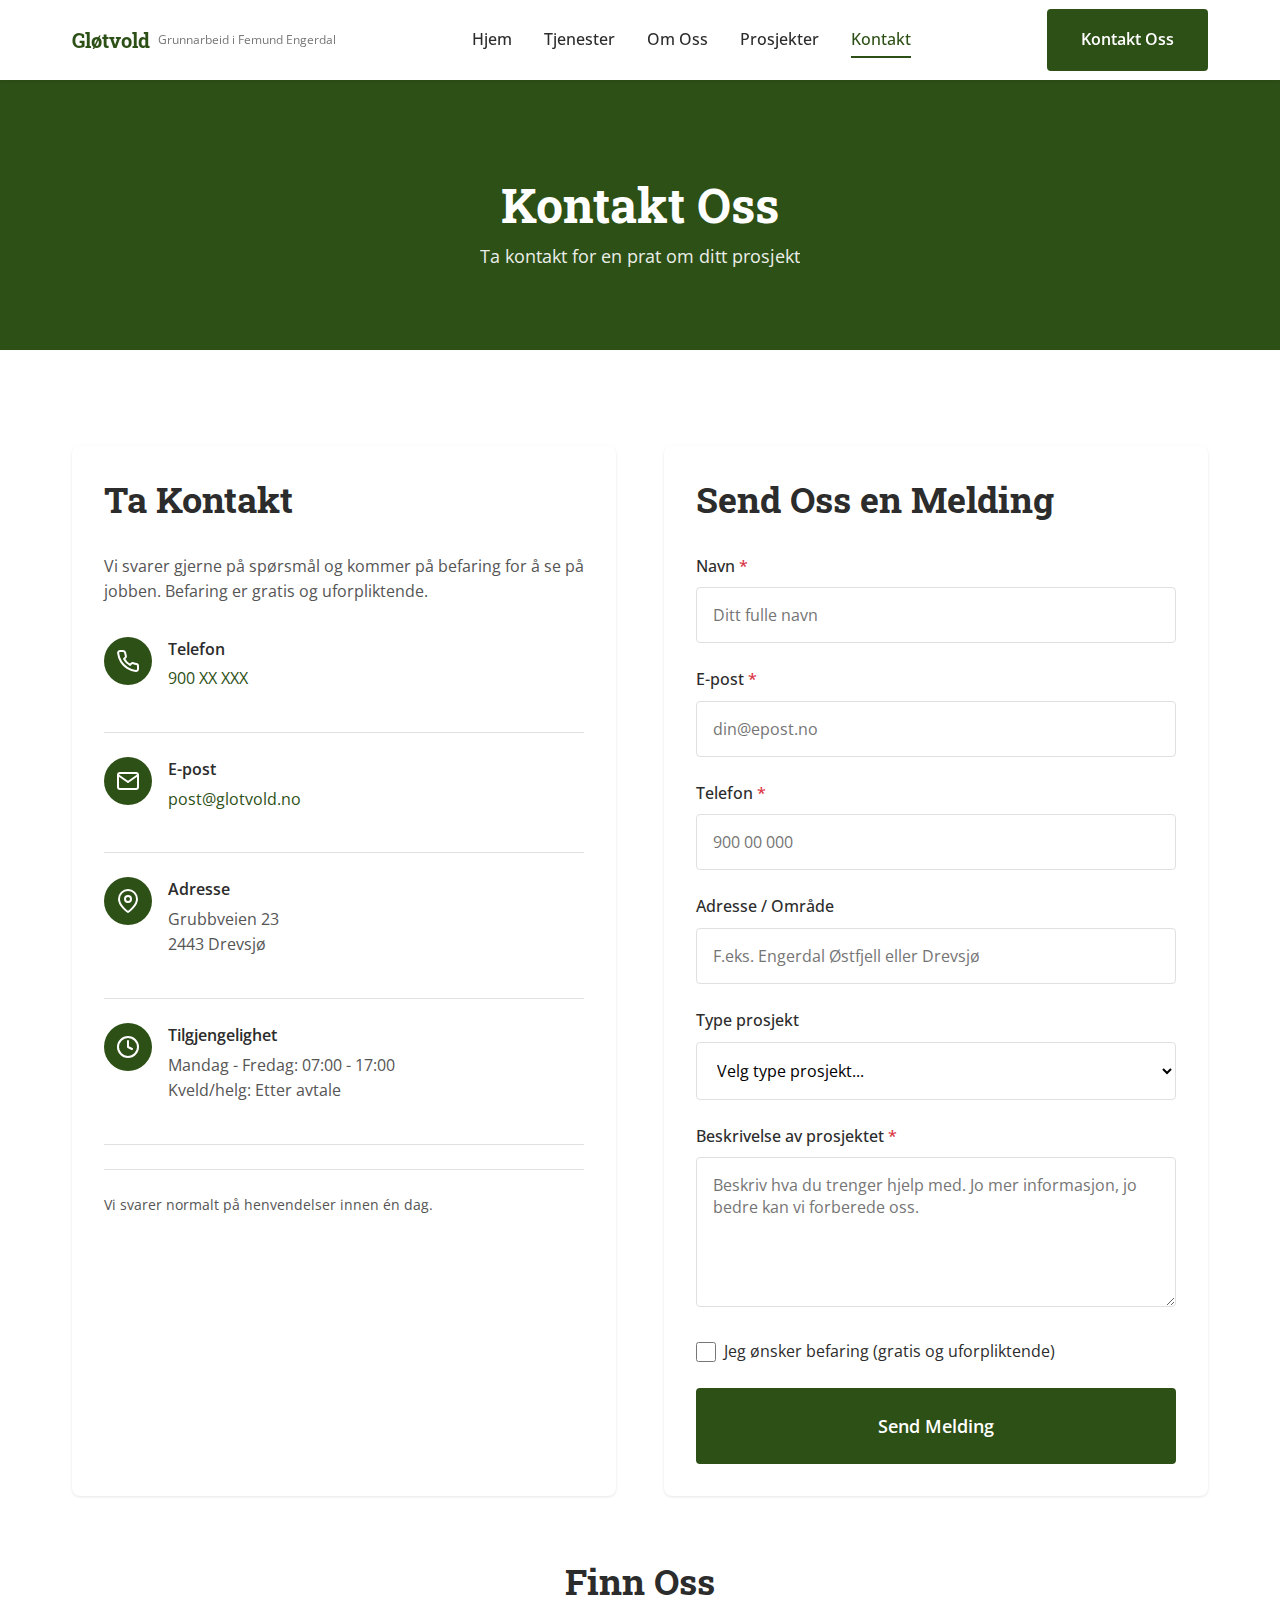
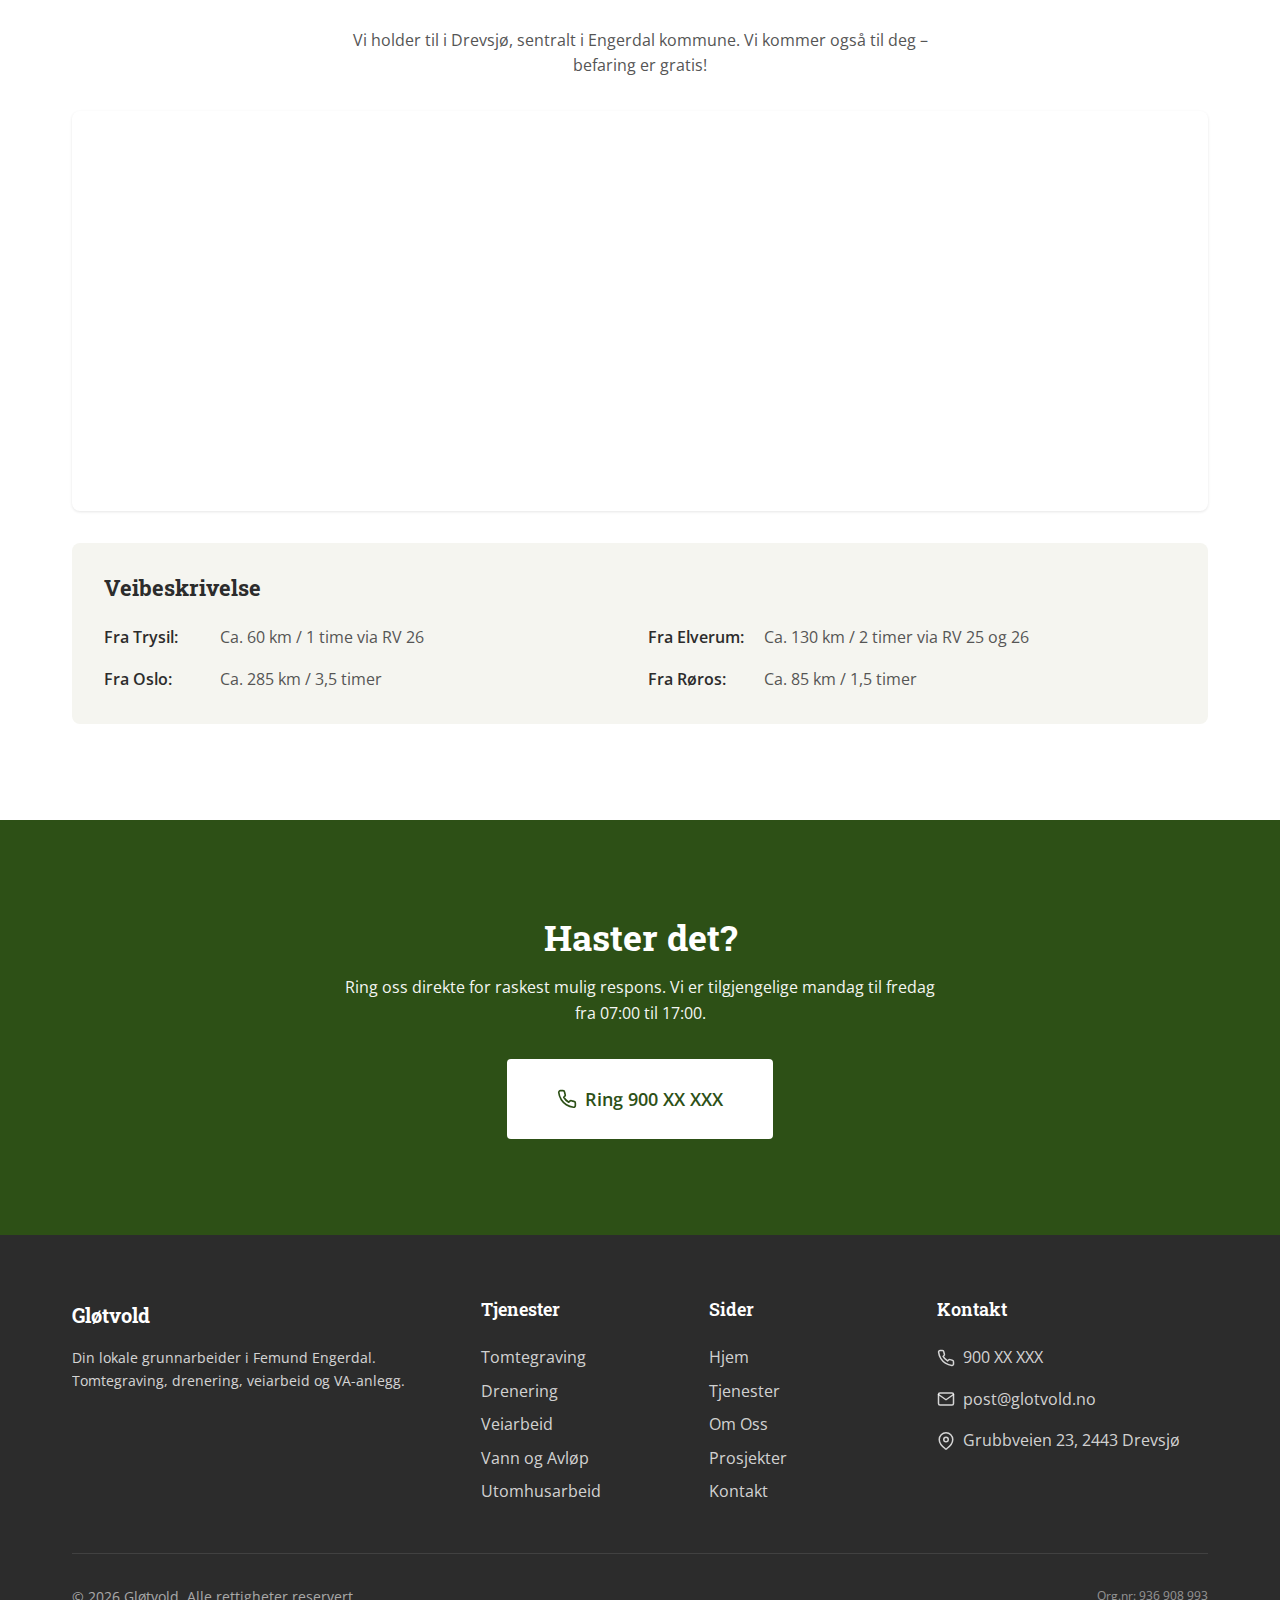
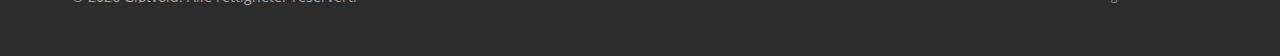
<file: kontakt.html>
<!DOCTYPE html>
<html lang="nb">
<head>
    <meta charset="UTF-8">
    <meta name="viewport" content="width=device-width, initial-scale=1.0">
    <meta http-equiv="X-UA-Compatible" content="IE=edge">

    <!-- SEO Meta Tags -->
    <title>Kontakt Graveentreprenør Engerdal | Gratis Befaring | Gløtvold</title>
    <meta name="description" content="Kontakt Gløtvold for grunnarbeid i Engerdal. Gratis befaring og uforpliktende tilbud. Ring eller send melding. Vi svarer raskt.">
    <meta name="keywords" content="kontakt grunnarbeid engerdal, gratis befaring engerdal, tilbud gravemaskin, entreprenør engerdal kontakt">
    <meta name="author" content="Gløtvold">
    <meta name="robots" content="index, follow">

    <!-- Open Graph / Facebook -->
    <meta property="og:type" content="website">
    <meta property="og:url" content="https://glotvold.no/kontakt.html">
    <meta property="og:title" content="Kontakt Gløtvold | Grunnarbeid Engerdal">
    <meta property="og:description" content="Kontakt Gløtvold for grunnarbeid i Engerdal. Gratis befaring og uforpliktende tilbud.">
    <meta property="og:locale" content="nb_NO">

    <!-- Canonical URL -->
    <link rel="canonical" href="https://glotvold.no/kontakt.html">

    <!-- Favicon -->
    <link rel="icon" type="image/x-icon" href="favicon.ico">

    <!-- Google Fonts -->
    <link rel="preconnect" href="https://fonts.googleapis.com">
    <link rel="preconnect" href="https://fonts.gstatic.com" crossorigin>
    <link href="https://fonts.googleapis.com/css2?family=Open+Sans:wght@400;500;600;700&family=Roboto+Slab:wght@400;600;700&display=swap" rel="stylesheet">

    <!-- Stylesheets -->
    <link rel="stylesheet" href="css/style.css">
    <link rel="stylesheet" href="css/responsive.css">
</head>
<body>
    <!-- Header -->
    <header class="header">
        <div class="container header__inner">
            <a href="index.html" class="logo">
                <span class="logo__text">Gløtvold</span>
                <span class="logo__tagline">Grunnarbeid i Femund Engerdal</span>
            </a>

            <nav class="nav" aria-label="Hovedmeny">
                <ul class="nav__list">
                    <li><a href="index.html" class="nav__link">Hjem</a></li>
                    <li><a href="tjenester.html" class="nav__link">Tjenester</a></li>
                    <li><a href="om-oss.html" class="nav__link">Om Oss</a></li>
                    <li><a href="prosjekter.html" class="nav__link">Prosjekter</a></li>
                    <li><a href="kontakt.html" class="nav__link nav__link--active">Kontakt</a></li>
                </ul>
            </nav>

            <a href="kontakt.html" class="btn btn--primary header__cta">Kontakt Oss</a>

            <button class="menu-toggle" aria-label="Åpne meny" aria-expanded="false">
                <span class="menu-toggle__bar"></span>
                <span class="menu-toggle__bar"></span>
                <span class="menu-toggle__bar"></span>
            </button>
        </div>
    </header>

    <!-- Mobile Navigation -->
    <nav class="mobile-nav" aria-label="Mobilmeny">
        <ul class="mobile-nav__list">
            <li><a href="index.html" class="mobile-nav__link">Hjem</a></li>
            <li><a href="tjenester.html" class="mobile-nav__link">Tjenester</a></li>
            <li><a href="om-oss.html" class="mobile-nav__link">Om Oss</a></li>
            <li><a href="prosjekter.html" class="mobile-nav__link">Prosjekter</a></li>
            <li><a href="kontakt.html" class="mobile-nav__link mobile-nav__link--active">Kontakt</a></li>
        </ul>
        <div class="mobile-nav__cta">
            <a href="kontakt.html" class="btn btn--primary btn--full">Kontakt Oss</a>
        </div>
        <div class="mobile-nav__contact">
            <div class="mobile-nav__contact-item">
                <svg xmlns="http://www.w3.org/2000/svg" width="18" height="18" viewBox="0 0 24 24" fill="none" stroke="currentColor" stroke-width="2" stroke-linecap="round" stroke-linejoin="round"><path d="M22 16.92v3a2 2 0 0 1-2.18 2 19.79 19.79 0 0 1-8.63-3.07 19.5 19.5 0 0 1-6-6 19.79 19.79 0 0 1-3.07-8.67A2 2 0 0 1 4.11 2h3a2 2 0 0 1 2 1.72 12.84 12.84 0 0 0 .7 2.81 2 2 0 0 1-.45 2.11L8.09 9.91a16 16 0 0 0 6 6l1.27-1.27a2 2 0 0 1 2.11-.45 12.84 12.84 0 0 0 2.81.7A2 2 0 0 1 22 16.92z"></path></svg>
                <a href="tel:+47900XXXXX">900 XX XXX</a>
            </div>
            <div class="mobile-nav__contact-item">
                <svg xmlns="http://www.w3.org/2000/svg" width="18" height="18" viewBox="0 0 24 24" fill="none" stroke="currentColor" stroke-width="2" stroke-linecap="round" stroke-linejoin="round"><path d="M4 4h16c1.1 0 2 .9 2 2v12c0 1.1-.9 2-2 2H4c-1.1 0-2-.9-2-2V6c0-1.1.9-2 2-2z"></path><polyline points="22,6 12,13 2,6"></polyline></svg>
                <a href="mailto:post@glotvold.no">post@glotvold.no</a>
            </div>
        </div>
    </nav>

    <main>
        <!-- Page Header -->
        <section class="page-header">
            <div class="container">
                <h1 class="page-header__title">Kontakt Oss</h1>
                <p class="page-header__subtitle">Ta kontakt for en prat om ditt prosjekt</p>
            </div>
        </section>

        <!-- Contact Section -->
        <section class="section">
            <div class="container">
                <div class="contact-grid">
                    <!-- Contact Info -->
                    <div class="contact-info">
                        <h2 style="margin-bottom: var(--space-xl);">Ta Kontakt</h2>
                        <p style="margin-bottom: var(--space-xl); color: var(--color-text-light);">Vi svarer gjerne på spørsmål og kommer på befaring for å se på jobben. Befaring er gratis og uforpliktende.</p>

                        <div class="contact-info__item">
                            <div class="contact-info__icon">
                                <svg xmlns="http://www.w3.org/2000/svg" width="24" height="24" viewBox="0 0 24 24" fill="none" stroke="currentColor" stroke-width="2" stroke-linecap="round" stroke-linejoin="round"><path d="M22 16.92v3a2 2 0 0 1-2.18 2 19.79 19.79 0 0 1-8.63-3.07 19.5 19.5 0 0 1-6-6 19.79 19.79 0 0 1-3.07-8.67A2 2 0 0 1 4.11 2h3a2 2 0 0 1 2 1.72 12.84 12.84 0 0 0 .7 2.81 2 2 0 0 1-.45 2.11L8.09 9.91a16 16 0 0 0 6 6l1.27-1.27a2 2 0 0 1 2.11-.45 12.84 12.84 0 0 0 2.81.7A2 2 0 0 1 22 16.92z"></path></svg>
                            </div>
                            <div>
                                <p class="contact-info__label">Telefon</p>
                                <p class="contact-info__value"><a href="tel:+47900XXXXX">900 XX XXX</a></p>
                            </div>
                        </div>

                        <div class="contact-info__item">
                            <div class="contact-info__icon">
                                <svg xmlns="http://www.w3.org/2000/svg" width="24" height="24" viewBox="0 0 24 24" fill="none" stroke="currentColor" stroke-width="2" stroke-linecap="round" stroke-linejoin="round"><path d="M4 4h16c1.1 0 2 .9 2 2v12c0 1.1-.9 2-2 2H4c-1.1 0-2-.9-2-2V6c0-1.1.9-2 2-2z"></path><polyline points="22,6 12,13 2,6"></polyline></svg>
                            </div>
                            <div>
                                <p class="contact-info__label">E-post</p>
                                <p class="contact-info__value"><a href="mailto:post@glotvold.no">post@glotvold.no</a></p>
                            </div>
                        </div>

                        <div class="contact-info__item">
                            <div class="contact-info__icon">
                                <svg xmlns="http://www.w3.org/2000/svg" width="24" height="24" viewBox="0 0 24 24" fill="none" stroke="currentColor" stroke-width="2" stroke-linecap="round" stroke-linejoin="round"><path d="M21 10c0 7-9 13-9 13s-9-6-9-13a9 9 0 0 1 18 0z"></path><circle cx="12" cy="10" r="3"></circle></svg>
                            </div>
                            <div>
                                <p class="contact-info__label">Adresse</p>
                                <p class="contact-info__value">Grubbveien 23<br>2443 Drevsjø</p>
                            </div>
                        </div>

                        <div class="contact-info__item">
                            <div class="contact-info__icon">
                                <svg xmlns="http://www.w3.org/2000/svg" width="24" height="24" viewBox="0 0 24 24" fill="none" stroke="currentColor" stroke-width="2" stroke-linecap="round" stroke-linejoin="round"><circle cx="12" cy="12" r="10"></circle><polyline points="12 6 12 12 16 14"></polyline></svg>
                            </div>
                            <div>
                                <p class="contact-info__label">Tilgjengelighet</p>
                                <p class="contact-info__value">
                                    Mandag - Fredag: 07:00 - 17:00<br>
                                    Kveld/helg: Etter avtale
                                </p>
                            </div>
                        </div>

                        <p style="margin-top: var(--space-lg); padding-top: var(--space-lg); border-top: 1px solid var(--color-border); color: var(--color-text-light); font-size: var(--text-sm);">
                            Vi svarer normalt på henvendelser innen én dag.
                        </p>
                    </div>

                    <!-- Contact Form -->
                    <div class="contact-form">
                        <h2 class="contact-form__title">Send Oss en Melding</h2>

                        <form id="contact-form" novalidate>
                            <div class="form-fields">
                                <div class="form-group">
                                    <label for="name" class="form-label form-label--required">Navn</label>
                                    <input type="text" id="name" name="name" class="form-input" placeholder="Ditt fulle navn" required>
                                </div>

                                <div class="form-group">
                                    <label for="email" class="form-label form-label--required">E-post</label>
                                    <input type="email" id="email" name="email" class="form-input" placeholder="din@epost.no" required>
                                </div>

                                <div class="form-group">
                                    <label for="phone" class="form-label form-label--required">Telefon</label>
                                    <input type="tel" id="phone" name="phone" class="form-input" placeholder="900 00 000" required>
                                </div>

                                <div class="form-group">
                                    <label for="address" class="form-label">Adresse / Område</label>
                                    <input type="text" id="address" name="address" class="form-input" placeholder="F.eks. Engerdal Østfjell eller Drevsjø">
                                </div>

                                <div class="form-group">
                                    <label for="projectType" class="form-label">Type prosjekt</label>
                                    <select id="projectType" name="projectType" class="form-select">
                                        <option value="">Velg type prosjekt...</option>
                                        <option value="tomtegraving">Tomtegraving</option>
                                        <option value="drenering">Drenering</option>
                                        <option value="vei">Vei / Adkomst</option>
                                        <option value="va">Vann og Avløp</option>
                                        <option value="utomhus">Utomhusarbeid</option>
                                        <option value="transport">Transport / Masselevering</option>
                                        <option value="annet">Annet</option>
                                    </select>
                                </div>

                                <div class="form-group">
                                    <label for="description" class="form-label form-label--required">Beskrivelse av prosjektet</label>
                                    <textarea id="description" name="description" class="form-textarea" placeholder="Beskriv hva du trenger hjelp med. Jo mer informasjon, jo bedre kan vi forberede oss." required></textarea>
                                </div>

                                <div class="form-group">
                                    <label class="form-checkbox">
                                        <input type="checkbox" id="siteVisit" name="siteVisit">
                                        <span>Jeg ønsker befaring (gratis og uforpliktende)</span>
                                    </label>
                                </div>
                            </div>

                            <button type="submit" class="btn btn--primary btn--large btn--full">Send Melding</button>
                        </form>
                    </div>
                </div>

                <!-- Map Section -->
                <div class="map-section">
                    <h2 class="text-center mb-lg">Finn Oss</h2>
                    <p class="text-center" style="max-width: 600px; margin: 0 auto var(--space-xl); color: var(--color-text-light);">Vi holder til i Drevsjø, sentralt i Engerdal kommune. Vi kommer også til deg – befaring er gratis!</p>

                    <div class="map-container">
                        <iframe
                            src="https://www.google.com/maps/embed?pb=!1m18!1m12!1m3!1d15012.789!2d11.85!3d62.02!2m3!1f0!2f0!3f0!3m2!1i1024!2i768!4f13.1!3m3!1m2!1s0x466b1c7c8e7c8c8d%3A0x0!2sDrevsj%C3%B8%2C%20Norway!5e0!3m2!1sen!2sno!4v1600000000000!5m2!1sen!2sno"
                            width="100%"
                            height="400"
                            style="border:0;"
                            allowfullscreen=""
                            loading="lazy"
                            referrerpolicy="no-referrer-when-downgrade"
                            title="Kart over Drevsjø">
                        </iframe>
                    </div>

                    <div class="directions-info">
                        <h3>Veibeskrivelse</h3>
                        <div class="directions-list">
                            <div class="directions-item">
                                <span class="directions-item__city">Fra Trysil:</span>
                                <span class="directions-item__distance">Ca. 60 km / 1 time via RV 26</span>
                            </div>
                            <div class="directions-item">
                                <span class="directions-item__city">Fra Elverum:</span>
                                <span class="directions-item__distance">Ca. 130 km / 2 timer via RV 25 og 26</span>
                            </div>
                            <div class="directions-item">
                                <span class="directions-item__city">Fra Oslo:</span>
                                <span class="directions-item__distance">Ca. 285 km / 3,5 timer</span>
                            </div>
                            <div class="directions-item">
                                <span class="directions-item__city">Fra Røros:</span>
                                <span class="directions-item__distance">Ca. 85 km / 1,5 timer</span>
                            </div>
                        </div>
                    </div>
                </div>
            </div>
        </section>

        <!-- Quick Contact CTA -->
        <section class="section cta-section">
            <div class="container">
                <h2>Haster det?</h2>
                <p>Ring oss direkte for raskest mulig respons. Vi er tilgjengelige mandag til fredag fra 07:00 til 17:00.</p>
                <div class="cta-buttons">
                    <a href="tel:+47900XXXXX" class="btn btn--white btn--large">
                        <svg xmlns="http://www.w3.org/2000/svg" width="20" height="20" viewBox="0 0 24 24" fill="none" stroke="currentColor" stroke-width="2" stroke-linecap="round" stroke-linejoin="round"><path d="M22 16.92v3a2 2 0 0 1-2.18 2 19.79 19.79 0 0 1-8.63-3.07 19.5 19.5 0 0 1-6-6 19.79 19.79 0 0 1-3.07-8.67A2 2 0 0 1 4.11 2h3a2 2 0 0 1 2 1.72 12.84 12.84 0 0 0 .7 2.81 2 2 0 0 1-.45 2.11L8.09 9.91a16 16 0 0 0 6 6l1.27-1.27a2 2 0 0 1 2.11-.45 12.84 12.84 0 0 0 2.81.7A2 2 0 0 1 22 16.92z"></path></svg>
                        Ring 900 XX XXX
                    </a>
                </div>
            </div>
        </section>
    </main>

    <!-- Footer -->
    <footer class="footer">
        <div class="container">
            <div class="footer__grid">
                <div>
                    <div class="footer__logo">Gløtvold</div>
                    <p class="footer__tagline">Din lokale grunnarbeider i Femund Engerdal. Tomtegraving, drenering, veiarbeid og VA-anlegg.</p>
                </div>

                <div>
                    <h4 class="footer__title">Tjenester</h4>
                    <nav class="footer__links">
                        <a href="tjenester.html#tomtegraving" class="footer__link">Tomtegraving</a>
                        <a href="tjenester.html#drenering" class="footer__link">Drenering</a>
                        <a href="tjenester.html#vei" class="footer__link">Veiarbeid</a>
                        <a href="tjenester.html#va" class="footer__link">Vann og Avløp</a>
                        <a href="tjenester.html#utomhus" class="footer__link">Utomhusarbeid</a>
                    </nav>
                </div>

                <div>
                    <h4 class="footer__title">Sider</h4>
                    <nav class="footer__links">
                        <a href="index.html" class="footer__link">Hjem</a>
                        <a href="tjenester.html" class="footer__link">Tjenester</a>
                        <a href="om-oss.html" class="footer__link">Om Oss</a>
                        <a href="prosjekter.html" class="footer__link">Prosjekter</a>
                        <a href="kontakt.html" class="footer__link">Kontakt</a>
                    </nav>
                </div>

                <div>
                    <h4 class="footer__title">Kontakt</h4>
                    <div class="footer__contact-item">
                        <svg xmlns="http://www.w3.org/2000/svg" width="18" height="18" viewBox="0 0 24 24" fill="none" stroke="currentColor" stroke-width="2" stroke-linecap="round" stroke-linejoin="round"><path d="M22 16.92v3a2 2 0 0 1-2.18 2 19.79 19.79 0 0 1-8.63-3.07 19.5 19.5 0 0 1-6-6 19.79 19.79 0 0 1-3.07-8.67A2 2 0 0 1 4.11 2h3a2 2 0 0 1 2 1.72 12.84 12.84 0 0 0 .7 2.81 2 2 0 0 1-.45 2.11L8.09 9.91a16 16 0 0 0 6 6l1.27-1.27a2 2 0 0 1 2.11-.45 12.84 12.84 0 0 0 2.81.7A2 2 0 0 1 22 16.92z"></path></svg>
                        <a href="tel:+47900XXXXX">900 XX XXX</a>
                    </div>
                    <div class="footer__contact-item">
                        <svg xmlns="http://www.w3.org/2000/svg" width="18" height="18" viewBox="0 0 24 24" fill="none" stroke="currentColor" stroke-width="2" stroke-linecap="round" stroke-linejoin="round"><path d="M4 4h16c1.1 0 2 .9 2 2v12c0 1.1-.9 2-2 2H4c-1.1 0-2-.9-2-2V6c0-1.1.9-2 2-2z"></path><polyline points="22,6 12,13 2,6"></polyline></svg>
                        <a href="mailto:post@glotvold.no">post@glotvold.no</a>
                    </div>
                    <div class="footer__contact-item">
                        <svg xmlns="http://www.w3.org/2000/svg" width="18" height="18" viewBox="0 0 24 24" fill="none" stroke="currentColor" stroke-width="2" stroke-linecap="round" stroke-linejoin="round"><path d="M21 10c0 7-9 13-9 13s-9-6-9-13a9 9 0 0 1 18 0z"></path><circle cx="12" cy="10" r="3"></circle></svg>
                        <span>Grubbveien 23, 2443 Drevsjø</span>
                    </div>
                </div>
            </div>

            <div class="footer__bottom">
                <p class="footer__copyright">&copy; 2026 Gløtvold. Alle rettigheter reservert.</p>
                <p class="footer__org">Org.nr: 936 908 993</p>
            </div>
        </div>
    </footer>

    <!-- JavaScript -->
    <script src="js/main.js"></script>
</body>
</html>
</file>
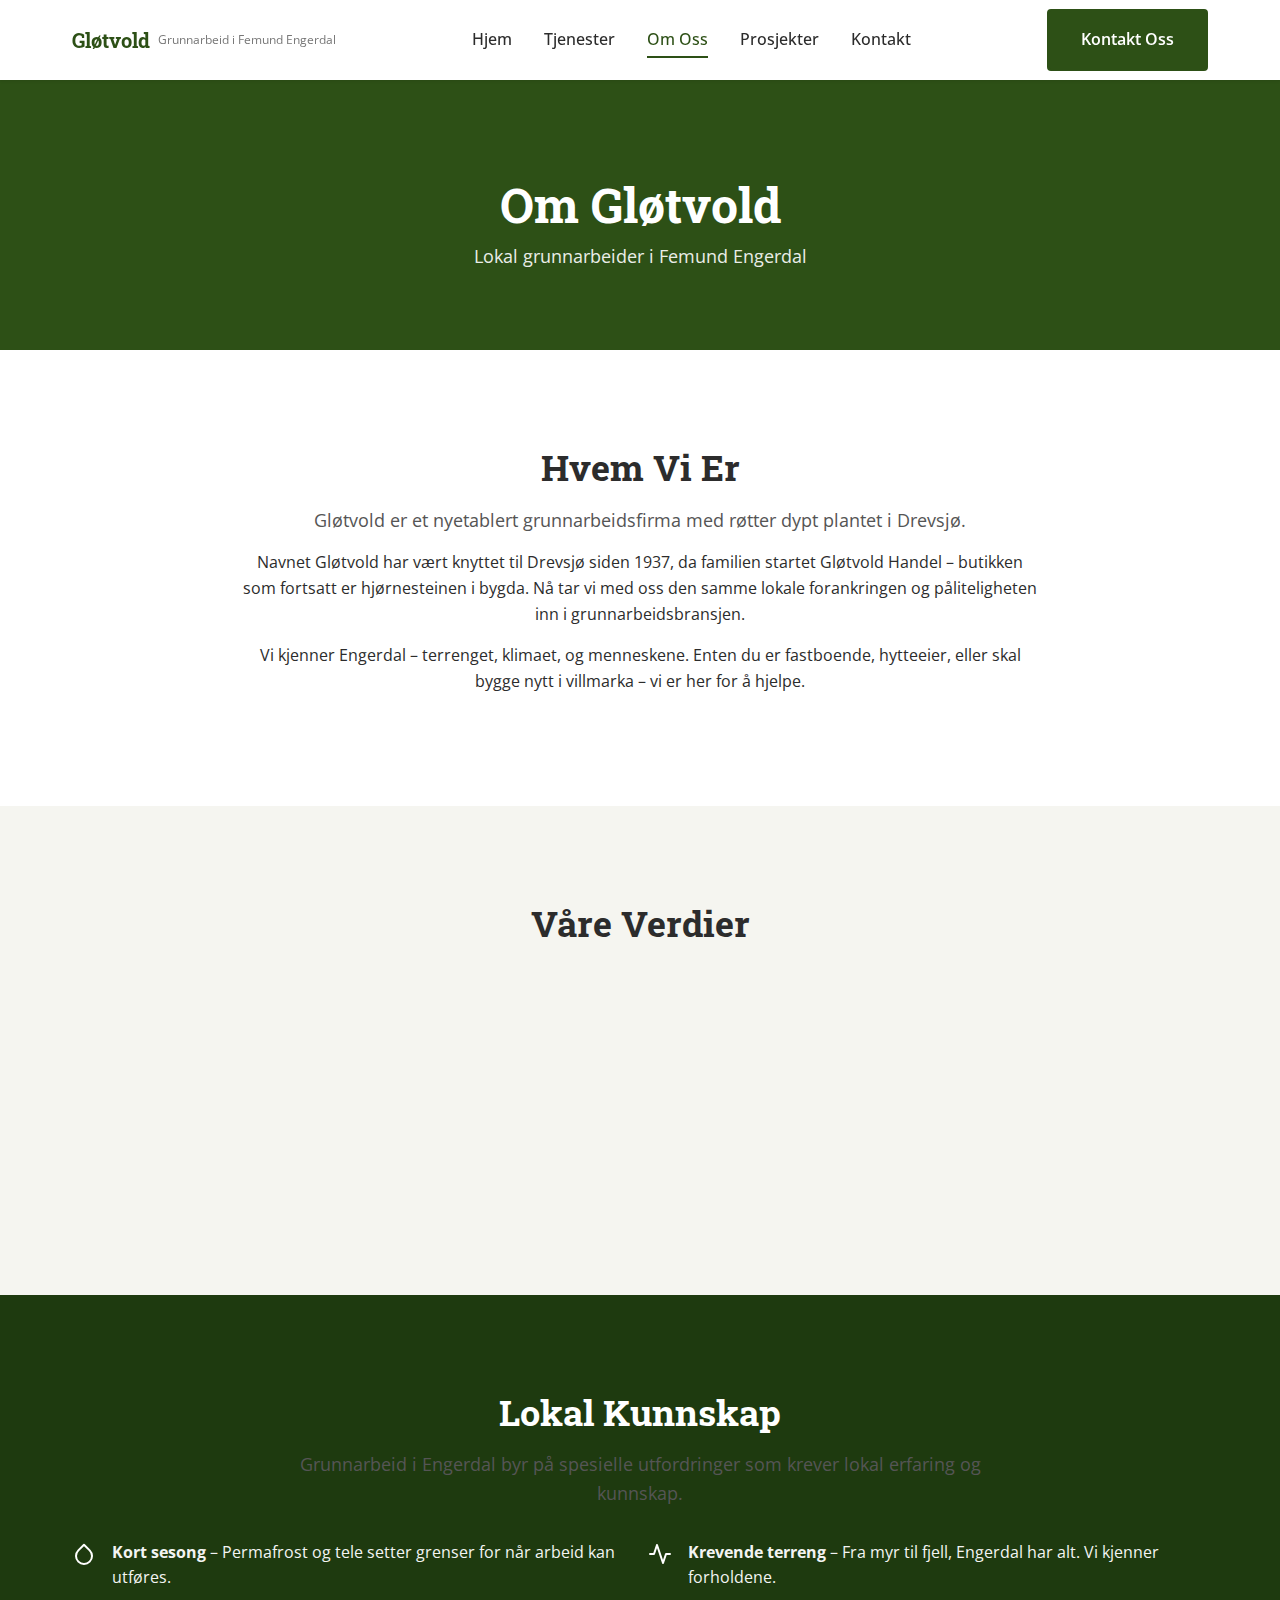
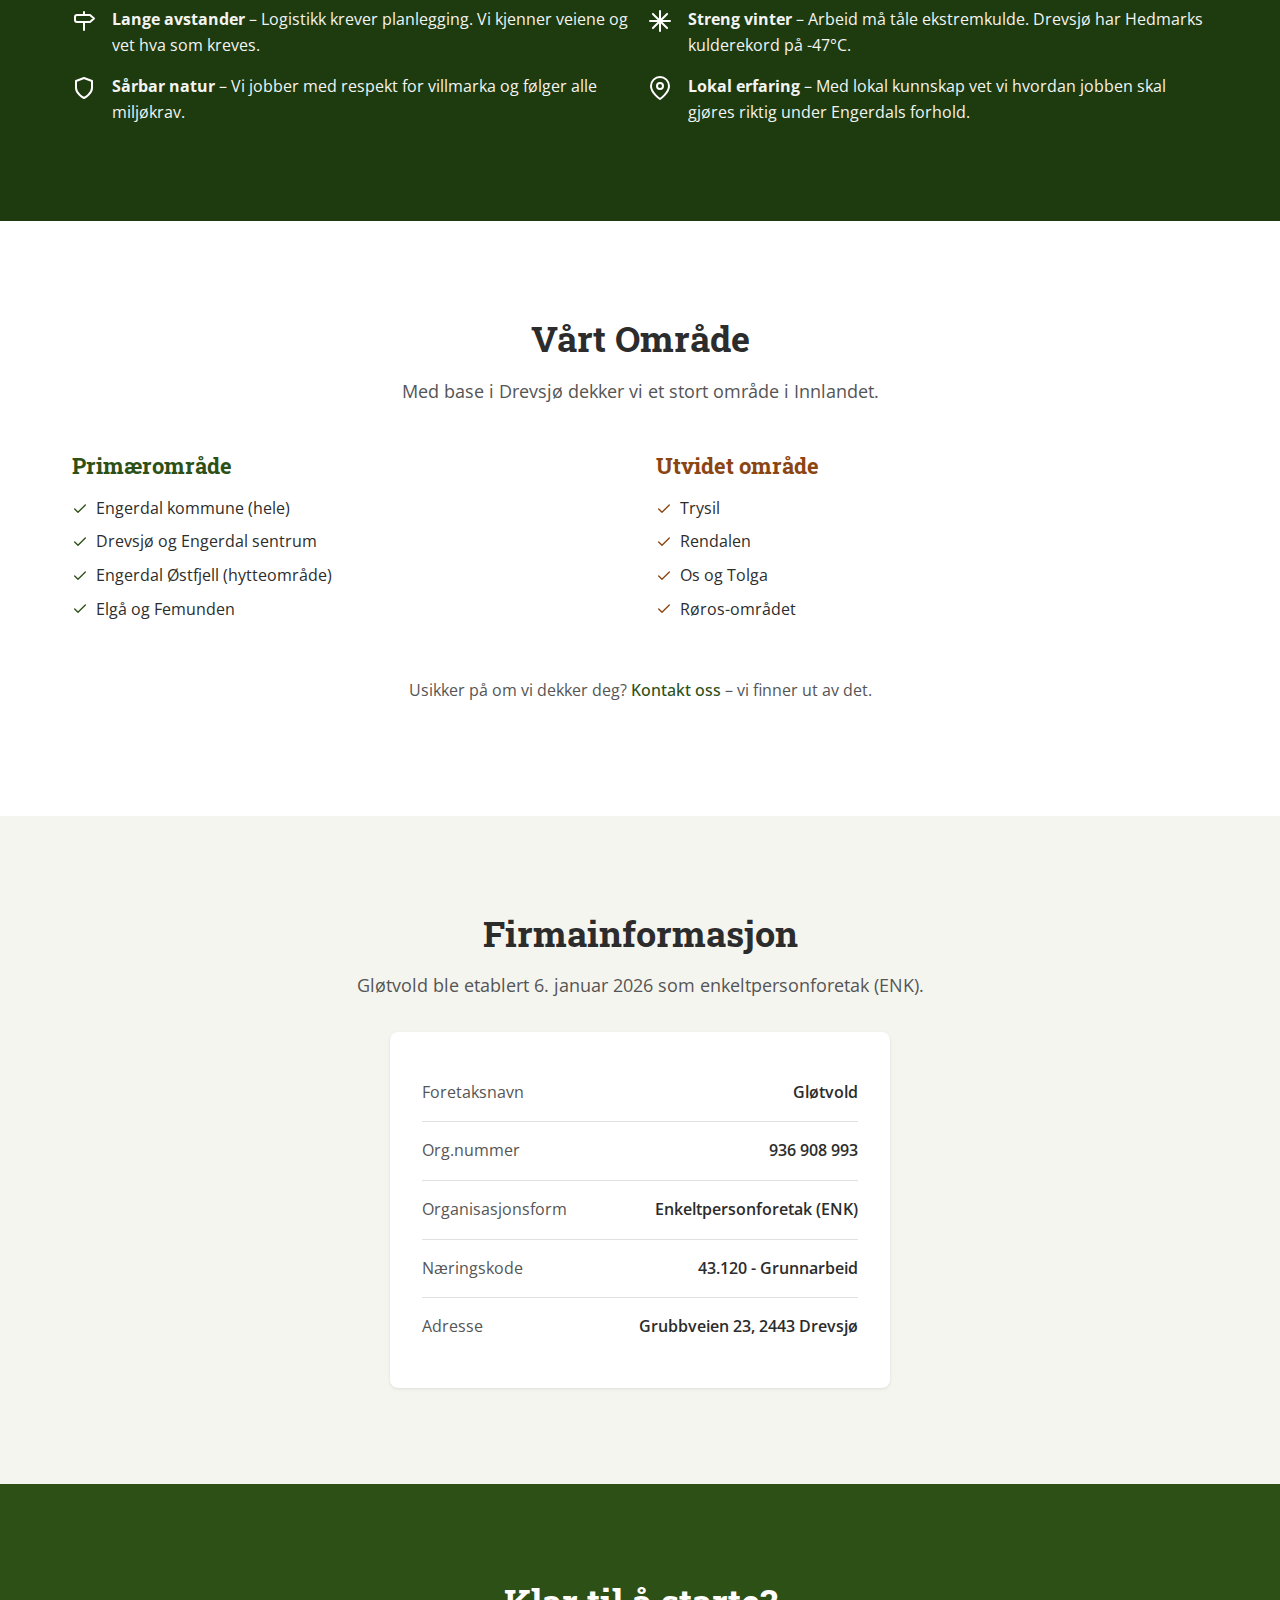
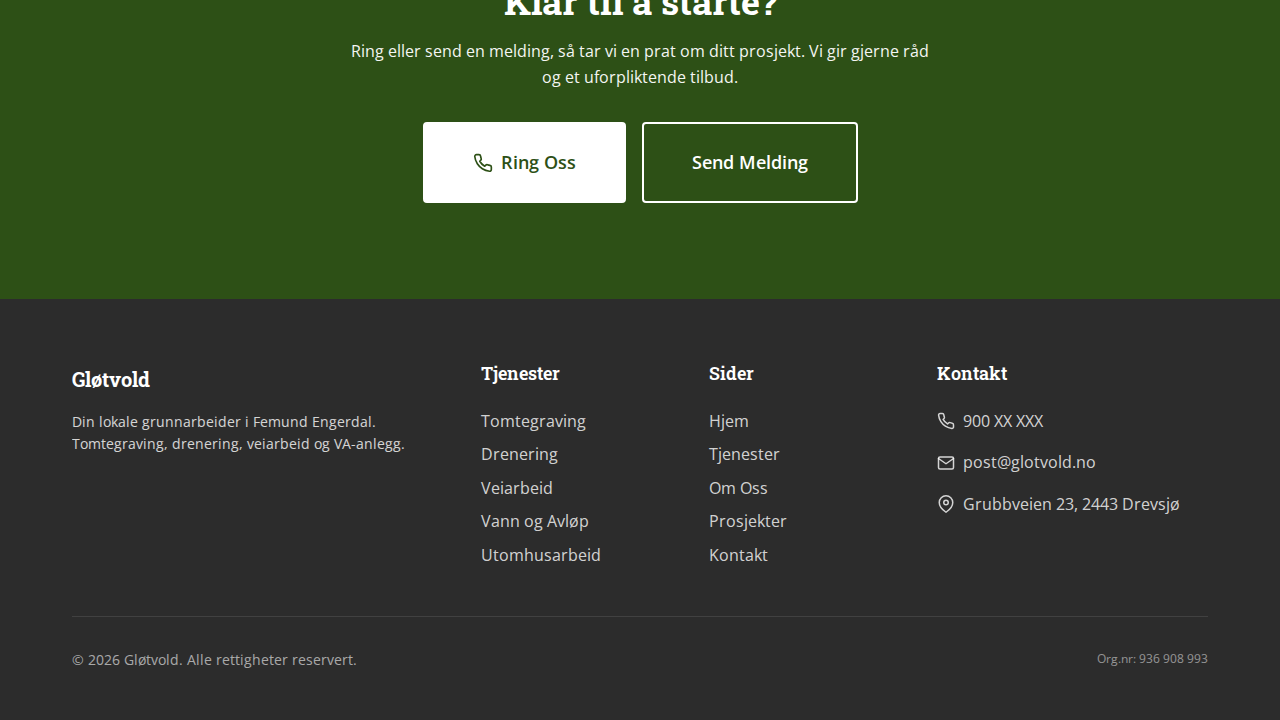
<file: om-oss.html>
<!DOCTYPE html>
<html lang="nb">
<head>
    <meta charset="UTF-8">
    <meta name="viewport" content="width=device-width, initial-scale=1.0">
    <meta http-equiv="X-UA-Compatible" content="IE=edge">

    <!-- SEO Meta Tags -->
    <title>Om Gløtvold | Grunnarbeid Drevsjø Engerdal | Lokal Entreprenør</title>
    <meta name="description" content="Gløtvold - lokal grunnarbeider i Drevsjø, Engerdal. Les om oss og vår lokale forankring i Femund Engerdal. Tre generasjoners erfaring.">
    <meta name="keywords" content="gløtvold, grunnarbeid drevsjø, lokal entreprenør engerdal, maskinentreprenør engerdal, graveentreprenør innlandet">
    <meta name="author" content="Gløtvold">
    <meta name="robots" content="index, follow">

    <!-- Open Graph / Facebook -->
    <meta property="og:type" content="website">
    <meta property="og:url" content="https://glotvold.no/om-oss.html">
    <meta property="og:title" content="Om Gløtvold | Lokal Grunnarbeider i Drevsjø">
    <meta property="og:description" content="Gløtvold - lokal grunnarbeider med tre generasjoners forankring i Drevsjø, Engerdal.">
    <meta property="og:locale" content="nb_NO">

    <!-- Canonical URL -->
    <link rel="canonical" href="https://glotvold.no/om-oss.html">

    <!-- Favicon -->
    <link rel="icon" type="image/x-icon" href="favicon.ico">

    <!-- Google Fonts -->
    <link rel="preconnect" href="https://fonts.googleapis.com">
    <link rel="preconnect" href="https://fonts.gstatic.com" crossorigin>
    <link href="https://fonts.googleapis.com/css2?family=Open+Sans:wght@400;500;600;700&family=Roboto+Slab:wght@400;600;700&display=swap" rel="stylesheet">

    <!-- Stylesheets -->
    <link rel="stylesheet" href="css/style.css">
    <link rel="stylesheet" href="css/responsive.css">
</head>
<body>
    <!-- Header -->
    <header class="header">
        <div class="container header__inner">
            <a href="index.html" class="logo">
                <span class="logo__text">Gløtvold</span>
                <span class="logo__tagline">Grunnarbeid i Femund Engerdal</span>
            </a>

            <nav class="nav" aria-label="Hovedmeny">
                <ul class="nav__list">
                    <li><a href="index.html" class="nav__link">Hjem</a></li>
                    <li><a href="tjenester.html" class="nav__link">Tjenester</a></li>
                    <li><a href="om-oss.html" class="nav__link nav__link--active">Om Oss</a></li>
                    <li><a href="prosjekter.html" class="nav__link">Prosjekter</a></li>
                    <li><a href="kontakt.html" class="nav__link">Kontakt</a></li>
                </ul>
            </nav>

            <a href="kontakt.html" class="btn btn--primary header__cta">Kontakt Oss</a>

            <button class="menu-toggle" aria-label="Åpne meny" aria-expanded="false">
                <span class="menu-toggle__bar"></span>
                <span class="menu-toggle__bar"></span>
                <span class="menu-toggle__bar"></span>
            </button>
        </div>
    </header>

    <!-- Mobile Navigation -->
    <nav class="mobile-nav" aria-label="Mobilmeny">
        <ul class="mobile-nav__list">
            <li><a href="index.html" class="mobile-nav__link">Hjem</a></li>
            <li><a href="tjenester.html" class="mobile-nav__link">Tjenester</a></li>
            <li><a href="om-oss.html" class="mobile-nav__link mobile-nav__link--active">Om Oss</a></li>
            <li><a href="prosjekter.html" class="mobile-nav__link">Prosjekter</a></li>
            <li><a href="kontakt.html" class="mobile-nav__link">Kontakt</a></li>
        </ul>
        <div class="mobile-nav__cta">
            <a href="kontakt.html" class="btn btn--primary btn--full">Kontakt Oss</a>
        </div>
        <div class="mobile-nav__contact">
            <div class="mobile-nav__contact-item">
                <svg xmlns="http://www.w3.org/2000/svg" width="18" height="18" viewBox="0 0 24 24" fill="none" stroke="currentColor" stroke-width="2" stroke-linecap="round" stroke-linejoin="round"><path d="M22 16.92v3a2 2 0 0 1-2.18 2 19.79 19.79 0 0 1-8.63-3.07 19.5 19.5 0 0 1-6-6 19.79 19.79 0 0 1-3.07-8.67A2 2 0 0 1 4.11 2h3a2 2 0 0 1 2 1.72 12.84 12.84 0 0 0 .7 2.81 2 2 0 0 1-.45 2.11L8.09 9.91a16 16 0 0 0 6 6l1.27-1.27a2 2 0 0 1 2.11-.45 12.84 12.84 0 0 0 2.81.7A2 2 0 0 1 22 16.92z"></path></svg>
                <a href="tel:+47900XXXXX">900 XX XXX</a>
            </div>
            <div class="mobile-nav__contact-item">
                <svg xmlns="http://www.w3.org/2000/svg" width="18" height="18" viewBox="0 0 24 24" fill="none" stroke="currentColor" stroke-width="2" stroke-linecap="round" stroke-linejoin="round"><path d="M4 4h16c1.1 0 2 .9 2 2v12c0 1.1-.9 2-2 2H4c-1.1 0-2-.9-2-2V6c0-1.1.9-2 2-2z"></path><polyline points="22,6 12,13 2,6"></polyline></svg>
                <a href="mailto:post@glotvold.no">post@glotvold.no</a>
            </div>
        </div>
    </nav>

    <main>
        <!-- Page Header -->
        <section class="page-header">
            <div class="container">
                <h1 class="page-header__title">Om Gløtvold</h1>
                <p class="page-header__subtitle">Lokal grunnarbeider i Femund Engerdal</p>
            </div>
        </section>

        <!-- Company Story -->
        <section class="section">
            <div class="container">
                <div class="about-intro">
                    <h2>Hvem Vi Er</h2>
                    <p class="lead">Gløtvold er et nyetablert grunnarbeidsfirma med røtter dypt plantet i Drevsjø.</p>
                    <p>Navnet Gløtvold har vært knyttet til Drevsjø siden 1937, da familien startet Gløtvold Handel – butikken som fortsatt er hjørnesteinen i bygda. Nå tar vi med oss den samme lokale forankringen og påliteligheten inn i grunnarbeidsbransjen.</p>
                    <p>Vi kjenner Engerdal – terrenget, klimaet, og menneskene. Enten du er fastboende, hytteeier, eller skal bygge nytt i villmarka – vi er her for å hjelpe.</p>
                </div>
            </div>
        </section>

        <!-- Values Section -->
        <section class="section section--light">
            <div class="container">
                <h2 class="text-center mb-xl">Våre Verdier</h2>
                <div class="values-grid">
                    <div class="value-card">
                        <h3 class="value-card__title">Lokal Forankring</h3>
                        <p class="value-card__text">Vi er ikke et firma utenfra – vi er en del av Drevsjø og Engerdal. Gløtvold-navnet har vært her i nesten 90 år.</p>
                    </div>

                    <div class="value-card">
                        <h3 class="value-card__title">Pålitelighet</h3>
                        <p class="value-card__text">Vi gjør det vi sier, og kommer når vi har avtalt. I villmarka er tillit alt – og vi vet hvor viktig det er.</p>
                    </div>

                    <div class="value-card">
                        <h3 class="value-card__title">Kvalitet</h3>
                        <p class="value-card__text">Grunnarbeid som varer – første gang. Snarveier fungerer ikke i dette klimaet, og vi tar ingen.</p>
                    </div>

                    <div class="value-card">
                        <h3 class="value-card__title">Tilgjengelighet</h3>
                        <p class="value-card__text">Vi er nær når du trenger oss. Ingen lang ventetid på folk fra byen – vi er allerede her.</p>
                    </div>
                </div>
            </div>
        </section>

        <!-- Local Knowledge Section -->
        <section class="section knowledge-section">
            <div class="container">
                <h2 class="text-center">Lokal Kunnskap</h2>
                <p class="text-center lead" style="max-width: 700px; margin: 0 auto;">Grunnarbeid i Engerdal byr på spesielle utfordringer som krever lokal erfaring og kunnskap.</p>

                <div class="knowledge-list">
                    <div class="knowledge-item">
                        <svg xmlns="http://www.w3.org/2000/svg" width="24" height="24" viewBox="0 0 24 24" fill="none" stroke="currentColor" stroke-width="2" stroke-linecap="round" stroke-linejoin="round"><path d="M12 2.69l5.66 5.66a8 8 0 1 1-11.31 0z"/></svg>
                        <p><strong>Kort sesong</strong> – Permafrost og tele setter grenser for når arbeid kan utføres.</p>
                    </div>

                    <div class="knowledge-item">
                        <svg xmlns="http://www.w3.org/2000/svg" width="24" height="24" viewBox="0 0 24 24" fill="none" stroke="currentColor" stroke-width="2" stroke-linecap="round" stroke-linejoin="round"><path d="M22 12h-4l-3 9L9 3l-3 9H2"/></svg>
                        <p><strong>Krevende terreng</strong> – Fra myr til fjell, Engerdal har alt. Vi kjenner forholdene.</p>
                    </div>

                    <div class="knowledge-item">
                        <svg xmlns="http://www.w3.org/2000/svg" width="24" height="24" viewBox="0 0 24 24" fill="none" stroke="currentColor" stroke-width="2" stroke-linecap="round" stroke-linejoin="round"><path d="M18 6H5a2 2 0 0 0-2 2v3a2 2 0 0 0 2 2h13l4-3.5L18 6Z"/><path d="M12 13v8"/><path d="M12 3v3"/></svg>
                        <p><strong>Lange avstander</strong> – Logistikk krever planlegging. Vi kjenner veiene og vet hva som kreves.</p>
                    </div>

                    <div class="knowledge-item">
                        <svg xmlns="http://www.w3.org/2000/svg" width="24" height="24" viewBox="0 0 24 24" fill="none" stroke="currentColor" stroke-width="2" stroke-linecap="round" stroke-linejoin="round"><path d="M2 12h20"/><path d="M12 2v20"/><path d="m4.93 4.93 14.14 14.14"/><path d="m19.07 4.93-14.14 14.14"/></svg>
                        <p><strong>Streng vinter</strong> – Arbeid må tåle ekstremkulde. Drevsjø har Hedmarks kulderekord på -47°C.</p>
                    </div>

                    <div class="knowledge-item">
                        <svg xmlns="http://www.w3.org/2000/svg" width="24" height="24" viewBox="0 0 24 24" fill="none" stroke="currentColor" stroke-width="2" stroke-linecap="round" stroke-linejoin="round"><path d="M12 22s8-4 8-10V5l-8-3-8 3v7c0 6 8 10 8 10z"/></svg>
                        <p><strong>Sårbar natur</strong> – Vi jobber med respekt for villmarka og følger alle miljøkrav.</p>
                    </div>

                    <div class="knowledge-item">
                        <svg xmlns="http://www.w3.org/2000/svg" width="24" height="24" viewBox="0 0 24 24" fill="none" stroke="currentColor" stroke-width="2" stroke-linecap="round" stroke-linejoin="round"><path d="M21 10c0 7-9 13-9 13s-9-6-9-13a9 9 0 0 1 18 0z"></path><circle cx="12" cy="10" r="3"></circle></svg>
                        <p><strong>Lokal erfaring</strong> – Med lokal kunnskap vet vi hvordan jobben skal gjøres riktig under Engerdals forhold.</p>
                    </div>
                </div>
            </div>
        </section>

        <!-- Service Area Section -->
        <section class="section">
            <div class="container">
                <div class="about-intro">
                    <h2>Vårt Område</h2>
                    <p class="lead">Med base i Drevsjø dekker vi et stort område i Innlandet.</p>
                </div>

                <div style="display: grid; grid-template-columns: repeat(auto-fit, minmax(280px, 1fr)); gap: var(--space-xl); margin-top: var(--space-2xl);">
                    <div>
                        <h3 style="color: var(--color-primary); margin-bottom: var(--space-md);">Primærområde</h3>
                        <ul style="list-style: none;">
                            <li style="display: flex; align-items: center; gap: var(--space-sm); margin-bottom: var(--space-sm);">
                                <svg xmlns="http://www.w3.org/2000/svg" width="16" height="16" viewBox="0 0 24 24" fill="none" stroke="var(--color-primary)" stroke-width="2" stroke-linecap="round" stroke-linejoin="round"><polyline points="20 6 9 17 4 12"></polyline></svg>
                                Engerdal kommune (hele)
                            </li>
                            <li style="display: flex; align-items: center; gap: var(--space-sm); margin-bottom: var(--space-sm);">
                                <svg xmlns="http://www.w3.org/2000/svg" width="16" height="16" viewBox="0 0 24 24" fill="none" stroke="var(--color-primary)" stroke-width="2" stroke-linecap="round" stroke-linejoin="round"><polyline points="20 6 9 17 4 12"></polyline></svg>
                                Drevsjø og Engerdal sentrum
                            </li>
                            <li style="display: flex; align-items: center; gap: var(--space-sm); margin-bottom: var(--space-sm);">
                                <svg xmlns="http://www.w3.org/2000/svg" width="16" height="16" viewBox="0 0 24 24" fill="none" stroke="var(--color-primary)" stroke-width="2" stroke-linecap="round" stroke-linejoin="round"><polyline points="20 6 9 17 4 12"></polyline></svg>
                                Engerdal Østfjell (hytteområde)
                            </li>
                            <li style="display: flex; align-items: center; gap: var(--space-sm); margin-bottom: var(--space-sm);">
                                <svg xmlns="http://www.w3.org/2000/svg" width="16" height="16" viewBox="0 0 24 24" fill="none" stroke="var(--color-primary)" stroke-width="2" stroke-linecap="round" stroke-linejoin="round"><polyline points="20 6 9 17 4 12"></polyline></svg>
                                Elgå og Femunden
                            </li>
                        </ul>
                    </div>

                    <div>
                        <h3 style="color: var(--color-secondary); margin-bottom: var(--space-md);">Utvidet område</h3>
                        <ul style="list-style: none;">
                            <li style="display: flex; align-items: center; gap: var(--space-sm); margin-bottom: var(--space-sm);">
                                <svg xmlns="http://www.w3.org/2000/svg" width="16" height="16" viewBox="0 0 24 24" fill="none" stroke="var(--color-secondary)" stroke-width="2" stroke-linecap="round" stroke-linejoin="round"><polyline points="20 6 9 17 4 12"></polyline></svg>
                                Trysil
                            </li>
                            <li style="display: flex; align-items: center; gap: var(--space-sm); margin-bottom: var(--space-sm);">
                                <svg xmlns="http://www.w3.org/2000/svg" width="16" height="16" viewBox="0 0 24 24" fill="none" stroke="var(--color-secondary)" stroke-width="2" stroke-linecap="round" stroke-linejoin="round"><polyline points="20 6 9 17 4 12"></polyline></svg>
                                Rendalen
                            </li>
                            <li style="display: flex; align-items: center; gap: var(--space-sm); margin-bottom: var(--space-sm);">
                                <svg xmlns="http://www.w3.org/2000/svg" width="16" height="16" viewBox="0 0 24 24" fill="none" stroke="var(--color-secondary)" stroke-width="2" stroke-linecap="round" stroke-linejoin="round"><polyline points="20 6 9 17 4 12"></polyline></svg>
                                Os og Tolga
                            </li>
                            <li style="display: flex; align-items: center; gap: var(--space-sm); margin-bottom: var(--space-sm);">
                                <svg xmlns="http://www.w3.org/2000/svg" width="16" height="16" viewBox="0 0 24 24" fill="none" stroke="var(--color-secondary)" stroke-width="2" stroke-linecap="round" stroke-linejoin="round"><polyline points="20 6 9 17 4 12"></polyline></svg>
                                Røros-området
                            </li>
                        </ul>
                    </div>
                </div>

                <p style="text-align: center; margin-top: var(--space-2xl); color: var(--color-text-light);">Usikker på om vi dekker deg? <a href="kontakt.html" style="color: var(--color-primary); font-weight: 500;">Kontakt oss</a> – vi finner ut av det.</p>
            </div>
        </section>

        <!-- Company Info -->
        <section class="section section--light">
            <div class="container">
                <div class="about-intro">
                    <h2>Firmainformasjon</h2>
                    <p class="lead">Gløtvold ble etablert 6. januar 2026 som enkeltpersonforetak (ENK).</p>
                </div>

                <div style="max-width: 500px; margin: var(--space-xl) auto 0; background: var(--color-white); padding: var(--space-xl); border-radius: var(--radius-md); box-shadow: var(--shadow-sm);">
                    <div style="display: flex; justify-content: space-between; padding: var(--space-md) 0; border-bottom: 1px solid var(--color-border);">
                        <span style="color: var(--color-text-light);">Foretaksnavn</span>
                        <span style="font-weight: 600;">Gløtvold</span>
                    </div>
                    <div style="display: flex; justify-content: space-between; padding: var(--space-md) 0; border-bottom: 1px solid var(--color-border);">
                        <span style="color: var(--color-text-light);">Org.nummer</span>
                        <span style="font-weight: 600;">936 908 993</span>
                    </div>
                    <div style="display: flex; justify-content: space-between; padding: var(--space-md) 0; border-bottom: 1px solid var(--color-border);">
                        <span style="color: var(--color-text-light);">Organisasjonsform</span>
                        <span style="font-weight: 600;">Enkeltpersonforetak (ENK)</span>
                    </div>
                    <div style="display: flex; justify-content: space-between; padding: var(--space-md) 0; border-bottom: 1px solid var(--color-border);">
                        <span style="color: var(--color-text-light);">Næringskode</span>
                        <span style="font-weight: 600;">43.120 - Grunnarbeid</span>
                    </div>
                    <div style="display: flex; justify-content: space-between; padding: var(--space-md) 0;">
                        <span style="color: var(--color-text-light);">Adresse</span>
                        <span style="font-weight: 600;">Grubbveien 23, 2443 Drevsjø</span>
                    </div>
                </div>
            </div>
        </section>

        <!-- CTA Section -->
        <section class="section cta-section">
            <div class="container">
                <h2>Klar til å starte?</h2>
                <p>Ring eller send en melding, så tar vi en prat om ditt prosjekt. Vi gir gjerne råd og et uforpliktende tilbud.</p>
                <div class="cta-buttons">
                    <a href="tel:+47900XXXXX" class="btn btn--white btn--large">
                        <svg xmlns="http://www.w3.org/2000/svg" width="20" height="20" viewBox="0 0 24 24" fill="none" stroke="currentColor" stroke-width="2" stroke-linecap="round" stroke-linejoin="round"><path d="M22 16.92v3a2 2 0 0 1-2.18 2 19.79 19.79 0 0 1-8.63-3.07 19.5 19.5 0 0 1-6-6 19.79 19.79 0 0 1-3.07-8.67A2 2 0 0 1 4.11 2h3a2 2 0 0 1 2 1.72 12.84 12.84 0 0 0 .7 2.81 2 2 0 0 1-.45 2.11L8.09 9.91a16 16 0 0 0 6 6l1.27-1.27a2 2 0 0 1 2.11-.45 12.84 12.84 0 0 0 2.81.7A2 2 0 0 1 22 16.92z"></path></svg>
                        Ring Oss
                    </a>
                    <a href="kontakt.html" class="btn btn--outline-white btn--large">Send Melding</a>
                </div>
            </div>
        </section>
    </main>

    <!-- Footer -->
    <footer class="footer">
        <div class="container">
            <div class="footer__grid">
                <div>
                    <div class="footer__logo">Gløtvold</div>
                    <p class="footer__tagline">Din lokale grunnarbeider i Femund Engerdal. Tomtegraving, drenering, veiarbeid og VA-anlegg.</p>
                </div>

                <div>
                    <h4 class="footer__title">Tjenester</h4>
                    <nav class="footer__links">
                        <a href="tjenester.html#tomtegraving" class="footer__link">Tomtegraving</a>
                        <a href="tjenester.html#drenering" class="footer__link">Drenering</a>
                        <a href="tjenester.html#vei" class="footer__link">Veiarbeid</a>
                        <a href="tjenester.html#va" class="footer__link">Vann og Avløp</a>
                        <a href="tjenester.html#utomhus" class="footer__link">Utomhusarbeid</a>
                    </nav>
                </div>

                <div>
                    <h4 class="footer__title">Sider</h4>
                    <nav class="footer__links">
                        <a href="index.html" class="footer__link">Hjem</a>
                        <a href="tjenester.html" class="footer__link">Tjenester</a>
                        <a href="om-oss.html" class="footer__link">Om Oss</a>
                        <a href="prosjekter.html" class="footer__link">Prosjekter</a>
                        <a href="kontakt.html" class="footer__link">Kontakt</a>
                    </nav>
                </div>

                <div>
                    <h4 class="footer__title">Kontakt</h4>
                    <div class="footer__contact-item">
                        <svg xmlns="http://www.w3.org/2000/svg" width="18" height="18" viewBox="0 0 24 24" fill="none" stroke="currentColor" stroke-width="2" stroke-linecap="round" stroke-linejoin="round"><path d="M22 16.92v3a2 2 0 0 1-2.18 2 19.79 19.79 0 0 1-8.63-3.07 19.5 19.5 0 0 1-6-6 19.79 19.79 0 0 1-3.07-8.67A2 2 0 0 1 4.11 2h3a2 2 0 0 1 2 1.72 12.84 12.84 0 0 0 .7 2.81 2 2 0 0 1-.45 2.11L8.09 9.91a16 16 0 0 0 6 6l1.27-1.27a2 2 0 0 1 2.11-.45 12.84 12.84 0 0 0 2.81.7A2 2 0 0 1 22 16.92z"></path></svg>
                        <a href="tel:+47900XXXXX">900 XX XXX</a>
                    </div>
                    <div class="footer__contact-item">
                        <svg xmlns="http://www.w3.org/2000/svg" width="18" height="18" viewBox="0 0 24 24" fill="none" stroke="currentColor" stroke-width="2" stroke-linecap="round" stroke-linejoin="round"><path d="M4 4h16c1.1 0 2 .9 2 2v12c0 1.1-.9 2-2 2H4c-1.1 0-2-.9-2-2V6c0-1.1.9-2 2-2z"></path><polyline points="22,6 12,13 2,6"></polyline></svg>
                        <a href="mailto:post@glotvold.no">post@glotvold.no</a>
                    </div>
                    <div class="footer__contact-item">
                        <svg xmlns="http://www.w3.org/2000/svg" width="18" height="18" viewBox="0 0 24 24" fill="none" stroke="currentColor" stroke-width="2" stroke-linecap="round" stroke-linejoin="round"><path d="M21 10c0 7-9 13-9 13s-9-6-9-13a9 9 0 0 1 18 0z"></path><circle cx="12" cy="10" r="3"></circle></svg>
                        <span>Grubbveien 23, 2443 Drevsjø</span>
                    </div>
                </div>
            </div>

            <div class="footer__bottom">
                <p class="footer__copyright">&copy; 2026 Gløtvold. Alle rettigheter reservert.</p>
                <p class="footer__org">Org.nr: 936 908 993</p>
            </div>
        </div>
    </footer>

    <!-- JavaScript -->
    <script src="js/main.js"></script>
</body>
</html>
</file>
<file: css/style.css>
/* ==========================================================================
   Gløtvold - Grunnarbeid Engerdal
   Main Stylesheet
   ========================================================================== */

/* --------------------------------------------------------------------------
   CSS Custom Properties (Design Tokens)
   -------------------------------------------------------------------------- */
:root {
    /* Colors */
    --color-primary: #2D5016;
    --color-primary-dark: #1e3a0f;
    --color-primary-light: #3d6b1e;
    --color-secondary: #8B4513;
    --color-secondary-dark: #6d360f;
    --color-accent: #4A7C94;
    --color-accent-light: #5a96b3;
    --color-light: #F5F5F0;
    --color-white: #FFFFFF;
    --color-text: #2C2C2C;
    --color-text-light: #555555;
    --color-text-muted: #777777;
    --color-border: #E0E0E0;
    --color-success: #28a745;
    --color-error: #dc3545;

    /* Typography */
    --font-heading: 'Roboto Slab', Georgia, serif;
    --font-body: 'Open Sans', Arial, sans-serif;

    /* Font Sizes */
    --text-xs: 0.75rem;
    --text-sm: 0.875rem;
    --text-base: 1rem;
    --text-lg: 1.125rem;
    --text-xl: 1.25rem;
    --text-2xl: 1.375rem;
    --text-3xl: 1.875rem;
    --text-4xl: 2.5rem;

    /* Spacing */
    --space-xs: 0.25rem;
    --space-sm: 0.5rem;
    --space-md: 1rem;
    --space-lg: 1.5rem;
    --space-xl: 2rem;
    --space-2xl: 3rem;
    --space-3xl: 4rem;
    --space-4xl: 6rem;

    /* Border Radius */
    --radius-sm: 4px;
    --radius-md: 8px;
    --radius-lg: 12px;

    /* Shadows */
    --shadow-sm: 0 1px 3px rgba(0, 0, 0, 0.1);
    --shadow-md: 0 4px 6px rgba(0, 0, 0, 0.1);
    --shadow-lg: 0 10px 25px rgba(0, 0, 0, 0.15);

    /* Transitions */
    --transition-fast: 150ms ease;
    --transition-base: 250ms ease;
    --transition-slow: 350ms ease;

    /* Layout */
    --max-width: 1200px;
    --header-height: 80px;
}

/* --------------------------------------------------------------------------
   Reset & Base Styles
   -------------------------------------------------------------------------- */
*,
*::before,
*::after {
    box-sizing: border-box;
    margin: 0;
    padding: 0;
}

html {
    scroll-behavior: smooth;
    -webkit-text-size-adjust: 100%;
}

body {
    font-family: var(--font-body);
    font-size: var(--text-base);
    line-height: 1.6;
    color: var(--color-text);
    background-color: var(--color-white);
    min-height: 100vh;
    display: flex;
    flex-direction: column;
}

img {
    max-width: 100%;
    height: auto;
    display: block;
}

a {
    color: var(--color-primary);
    text-decoration: none;
    transition: color var(--transition-fast);
}

a:hover {
    color: var(--color-primary-dark);
}

ul, ol {
    list-style: none;
}

button {
    cursor: pointer;
    font-family: inherit;
    border: none;
    background: none;
}

input, textarea, select {
    font-family: inherit;
    font-size: inherit;
}

/* --------------------------------------------------------------------------
   Typography
   -------------------------------------------------------------------------- */
h1, h2, h3, h4, h5, h6 {
    font-family: var(--font-heading);
    font-weight: 700;
    line-height: 1.2;
    color: var(--color-text);
}

h1 {
    font-size: var(--text-4xl);
    margin-bottom: var(--space-lg);
}

h2 {
    font-size: var(--text-3xl);
    margin-bottom: var(--space-md);
}

h3 {
    font-size: var(--text-2xl);
    margin-bottom: var(--space-md);
}

p {
    margin-bottom: var(--space-md);
}

.lead {
    font-size: var(--text-lg);
    color: var(--color-text-light);
}

/* --------------------------------------------------------------------------
   Layout Components
   -------------------------------------------------------------------------- */
.container {
    width: 100%;
    max-width: var(--max-width);
    margin: 0 auto;
    padding: 0 var(--space-lg);
}

.section {
    padding: var(--space-4xl) 0;
}

.section--light {
    background-color: var(--color-light);
}

.section--primary {
    background-color: var(--color-primary);
    color: var(--color-white);
}

.section--primary h2,
.section--primary h3 {
    color: var(--color-white);
}

/* --------------------------------------------------------------------------
   Header & Navigation
   -------------------------------------------------------------------------- */
.header {
    position: fixed;
    top: 0;
    left: 0;
    right: 0;
    height: var(--header-height);
    background-color: var(--color-white);
    box-shadow: var(--shadow-sm);
    z-index: 1000;
    transition: box-shadow var(--transition-base);
}

.header.scrolled {
    box-shadow: var(--shadow-md);
}

.header__inner {
    display: flex;
    align-items: center;
    justify-content: space-between;
    height: 100%;
}

.logo {
    display: flex;
    align-items: center;
    gap: var(--space-sm);
}

.logo__text {
    font-family: var(--font-heading);
    font-size: var(--text-xl);
    font-weight: 700;
    color: var(--color-primary);
}

.logo__tagline {
    font-size: var(--text-xs);
    color: var(--color-text-muted);
    display: none;
}

.nav {
    display: none;
}

.nav__list {
    display: flex;
    gap: var(--space-xl);
}

.nav__link {
    font-weight: 500;
    color: var(--color-text);
    padding: var(--space-sm) 0;
    position: relative;
}

.nav__link::after {
    content: '';
    position: absolute;
    bottom: 0;
    left: 0;
    width: 0;
    height: 2px;
    background-color: var(--color-primary);
    transition: width var(--transition-base);
}

.nav__link:hover,
.nav__link--active {
    color: var(--color-primary);
}

.nav__link:hover::after,
.nav__link--active::after {
    width: 100%;
}

.header__cta {
    display: none;
}

/* Mobile Menu Toggle */
.menu-toggle {
    display: flex;
    flex-direction: column;
    gap: 5px;
    padding: var(--space-sm);
}

.menu-toggle__bar {
    width: 24px;
    height: 2px;
    background-color: var(--color-text);
    transition: transform var(--transition-base), opacity var(--transition-base);
}

.menu-toggle.active .menu-toggle__bar:nth-child(1) {
    transform: rotate(45deg) translate(5px, 5px);
}

.menu-toggle.active .menu-toggle__bar:nth-child(2) {
    opacity: 0;
}

.menu-toggle.active .menu-toggle__bar:nth-child(3) {
    transform: rotate(-45deg) translate(5px, -5px);
}

/* Mobile Navigation */
.mobile-nav {
    position: fixed;
    top: var(--header-height);
    left: 0;
    right: 0;
    bottom: 0;
    background-color: var(--color-white);
    padding: var(--space-xl);
    transform: translateX(100%);
    transition: transform var(--transition-base);
    z-index: 999;
    overflow-y: auto;
}

.mobile-nav.open {
    transform: translateX(0);
}

.mobile-nav__list {
    display: flex;
    flex-direction: column;
    gap: var(--space-md);
}

.mobile-nav__link {
    display: block;
    font-size: var(--text-lg);
    font-weight: 500;
    padding: var(--space-md) 0;
    border-bottom: 1px solid var(--color-border);
    color: var(--color-text);
}

.mobile-nav__link--active {
    color: var(--color-primary);
}

.mobile-nav__cta {
    margin-top: var(--space-xl);
}

.mobile-nav__contact {
    margin-top: var(--space-xl);
    padding-top: var(--space-xl);
    border-top: 1px solid var(--color-border);
}

.mobile-nav__contact-item {
    display: flex;
    align-items: center;
    gap: var(--space-sm);
    margin-bottom: var(--space-md);
    color: var(--color-text-light);
}

/* --------------------------------------------------------------------------
   Buttons
   -------------------------------------------------------------------------- */
.btn {
    display: inline-flex;
    align-items: center;
    justify-content: center;
    gap: var(--space-sm);
    padding: var(--space-md) var(--space-xl);
    font-family: var(--font-body);
    font-size: var(--text-base);
    font-weight: 600;
    text-align: center;
    border-radius: var(--radius-sm);
    transition: all var(--transition-base);
    cursor: pointer;
    border: 2px solid transparent;
}

.btn--primary {
    background-color: var(--color-primary);
    color: var(--color-white);
    border-color: var(--color-primary);
}

.btn--primary:hover {
    background-color: var(--color-primary-dark);
    border-color: var(--color-primary-dark);
    color: var(--color-white);
}

.btn--secondary {
    background-color: transparent;
    color: var(--color-primary);
    border-color: var(--color-primary);
}

.btn--secondary:hover {
    background-color: var(--color-primary);
    color: var(--color-white);
}

.btn--white {
    background-color: var(--color-white);
    color: var(--color-primary);
    border-color: var(--color-white);
}

.btn--white:hover {
    background-color: var(--color-light);
    border-color: var(--color-light);
    color: var(--color-primary);
}

.btn--outline-white {
    background-color: transparent;
    color: var(--color-white);
    border-color: var(--color-white);
}

.btn--outline-white:hover {
    background-color: var(--color-white);
    color: var(--color-primary);
}

.btn--large {
    padding: var(--space-lg) var(--space-2xl);
    font-size: var(--text-lg);
}

.btn--full {
    width: 100%;
}

.btn--icon {
    padding: var(--space-md);
}

/* --------------------------------------------------------------------------
   Hero Section
   -------------------------------------------------------------------------- */
.hero {
    position: relative;
    min-height: 100vh;
    display: flex;
    align-items: center;
    background-color: var(--color-primary-dark);
    margin-top: var(--header-height);
    overflow: hidden;
}

.hero__background {
    position: absolute;
    inset: 0;
    z-index: 1;
}

.hero__image {
    width: 100%;
    height: 100%;
    object-fit: cover;
    opacity: 0.4;
}

.hero__overlay {
    position: absolute;
    inset: 0;
    background: linear-gradient(
        135deg,
        rgba(45, 80, 22, 0.85) 0%,
        rgba(45, 80, 22, 0.7) 50%,
        rgba(74, 124, 148, 0.6) 100%
    );
}

.hero__content {
    position: relative;
    z-index: 2;
    max-width: 700px;
    color: var(--color-white);
}

.hero__title {
    font-size: clamp(2rem, 5vw, 3.5rem);
    color: var(--color-white);
    margin-bottom: var(--space-lg);
    text-shadow: 0 2px 4px rgba(0, 0, 0, 0.2);
}

.hero__subtitle {
    font-size: clamp(1rem, 2.5vw, 1.25rem);
    opacity: 0.95;
    margin-bottom: var(--space-xl);
    max-width: 550px;
}

.hero__buttons {
    display: flex;
    flex-wrap: wrap;
    gap: var(--space-md);
}

/* --------------------------------------------------------------------------
   Quick Contact Bar
   -------------------------------------------------------------------------- */
.quick-contact {
    background-color: var(--color-primary-dark);
    padding: var(--space-md) 0;
    color: var(--color-white);
}

.quick-contact__inner {
    display: flex;
    flex-wrap: wrap;
    justify-content: center;
    gap: var(--space-lg);
}

.quick-contact__item {
    display: flex;
    align-items: center;
    gap: var(--space-sm);
    color: var(--color-white);
    font-size: var(--text-sm);
}

.quick-contact__item svg {
    width: 18px;
    height: 18px;
    flex-shrink: 0;
}

.quick-contact__item a {
    color: var(--color-white);
}

.quick-contact__item a:hover {
    text-decoration: underline;
}

/* --------------------------------------------------------------------------
   Introduction Section
   -------------------------------------------------------------------------- */
.intro {
    text-align: center;
}

.intro__title {
    color: var(--color-primary);
}

.intro__text {
    max-width: 800px;
    margin: 0 auto var(--space-xl);
    font-size: var(--text-lg);
    color: var(--color-text-light);
}

/* --------------------------------------------------------------------------
   Services Grid
   -------------------------------------------------------------------------- */
.services-grid {
    display: grid;
    grid-template-columns: 1fr;
    gap: var(--space-lg);
}

.service-card {
    background-color: var(--color-white);
    border-radius: var(--radius-md);
    padding: var(--space-xl);
    box-shadow: var(--shadow-sm);
    transition: transform var(--transition-base), box-shadow var(--transition-base);
    text-align: center;
    border: 1px solid var(--color-border);
}

.service-card:hover {
    transform: translateY(-4px);
    box-shadow: var(--shadow-md);
}

.service-card__icon {
    width: 64px;
    height: 64px;
    margin: 0 auto var(--space-md);
    background-color: var(--color-light);
    border-radius: 50%;
    display: flex;
    align-items: center;
    justify-content: center;
    color: var(--color-primary);
}

.service-card__icon svg {
    width: 32px;
    height: 32px;
}

.service-card__title {
    font-size: var(--text-lg);
    margin-bottom: var(--space-sm);
}

.service-card__description {
    color: var(--color-text-light);
    font-size: var(--text-sm);
    margin-bottom: 0;
}

/* --------------------------------------------------------------------------
   Why Choose Us
   -------------------------------------------------------------------------- */
.features {
    display: grid;
    grid-template-columns: 1fr;
    gap: var(--space-lg);
}

.feature {
    display: flex;
    align-items: flex-start;
    gap: var(--space-md);
}

.feature__icon {
    flex-shrink: 0;
    width: 48px;
    height: 48px;
    background-color: rgba(255, 255, 255, 0.15);
    border-radius: 50%;
    display: flex;
    align-items: center;
    justify-content: center;
    color: var(--color-white);
}

.feature__icon svg {
    width: 24px;
    height: 24px;
}

.feature__content h3 {
    font-size: var(--text-lg);
    margin-bottom: var(--space-xs);
}

.feature__content p {
    opacity: 0.9;
    margin-bottom: 0;
    font-size: var(--text-sm);
}

/* --------------------------------------------------------------------------
   Service Area Map Section
   -------------------------------------------------------------------------- */
.area-section {
    text-align: center;
}

.area-list {
    display: flex;
    flex-wrap: wrap;
    justify-content: center;
    gap: var(--space-md);
    margin-top: var(--space-xl);
}

.area-tag {
    background-color: var(--color-white);
    padding: var(--space-sm) var(--space-lg);
    border-radius: var(--radius-lg);
    font-weight: 500;
    color: var(--color-primary);
    border: 1px solid var(--color-primary);
}

.area-tag--primary {
    background-color: var(--color-primary);
    color: var(--color-white);
    border-color: var(--color-primary);
}

/* --------------------------------------------------------------------------
   Cabin Owner Section
   -------------------------------------------------------------------------- */
.cabin-section {
    background: linear-gradient(135deg, var(--color-secondary) 0%, var(--color-secondary-dark) 100%);
    color: var(--color-white);
}

.cabin-section h2,
.cabin-section h3 {
    color: var(--color-white);
}

.cabin-content {
    display: grid;
    grid-template-columns: 1fr;
    gap: var(--space-2xl);
    align-items: center;
}

.cabin-list {
    display: flex;
    flex-direction: column;
    gap: var(--space-md);
}

.cabin-list__item {
    display: flex;
    align-items: center;
    gap: var(--space-md);
    font-size: var(--text-lg);
}

.cabin-list__item svg {
    flex-shrink: 0;
    width: 24px;
    height: 24px;
    color: var(--color-white);
}

/* --------------------------------------------------------------------------
   CTA Section
   -------------------------------------------------------------------------- */
.cta-section {
    text-align: center;
    background-color: var(--color-primary);
    color: var(--color-white);
}

.cta-section h2 {
    color: var(--color-white);
}

.cta-section p {
    max-width: 600px;
    margin: 0 auto var(--space-xl);
    opacity: 0.95;
}

.cta-buttons {
    display: flex;
    flex-wrap: wrap;
    justify-content: center;
    gap: var(--space-md);
}

/* --------------------------------------------------------------------------
   Page Header
   -------------------------------------------------------------------------- */
.page-header {
    background-color: var(--color-primary);
    color: var(--color-white);
    padding: var(--space-4xl) 0 var(--space-3xl);
    margin-top: var(--header-height);
    text-align: center;
}

.page-header__title {
    color: var(--color-white);
    margin-bottom: var(--space-sm);
}

.page-header__subtitle {
    opacity: 0.9;
    font-size: var(--text-lg);
}

/* --------------------------------------------------------------------------
   Service Detail Sections
   -------------------------------------------------------------------------- */
.service-detail {
    padding: var(--space-3xl) 0;
    border-bottom: 1px solid var(--color-border);
}

.service-detail:last-of-type {
    border-bottom: none;
}

.service-detail:nth-child(even) {
    background-color: var(--color-light);
}

.service-detail__content {
    display: grid;
    grid-template-columns: 1fr;
    gap: var(--space-2xl);
    align-items: center;
}

.service-detail__icon {
    width: 80px;
    height: 80px;
    background-color: var(--color-primary);
    border-radius: 50%;
    display: flex;
    align-items: center;
    justify-content: center;
    color: var(--color-white);
    margin-bottom: var(--space-lg);
}

.service-detail__icon svg {
    width: 40px;
    height: 40px;
}

.service-detail__list {
    margin: var(--space-lg) 0;
}

.service-detail__list li {
    display: flex;
    align-items: flex-start;
    gap: var(--space-sm);
    margin-bottom: var(--space-sm);
    color: var(--color-text-light);
}

.service-detail__list li::before {
    content: '';
    width: 8px;
    height: 8px;
    background-color: var(--color-primary);
    border-radius: 50%;
    margin-top: 8px;
    flex-shrink: 0;
}

.service-detail__note {
    background-color: var(--color-primary);
    color: var(--color-white);
    padding: var(--space-md) var(--space-lg);
    border-radius: var(--radius-sm);
    font-weight: 500;
    margin-top: var(--space-lg);
}

/* --------------------------------------------------------------------------
   Pricing Section
   -------------------------------------------------------------------------- */
.pricing-section {
    background-color: var(--color-light);
}

.pricing-card {
    background-color: var(--color-white);
    border-radius: var(--radius-md);
    padding: var(--space-2xl);
    box-shadow: var(--shadow-sm);
    max-width: 600px;
    margin: 0 auto;
}

.pricing-list {
    margin: var(--space-lg) 0;
}

.pricing-list li {
    display: flex;
    justify-content: space-between;
    padding: var(--space-md) 0;
    border-bottom: 1px solid var(--color-border);
}

.pricing-list li:last-child {
    border-bottom: none;
}

.pricing-list__label {
    color: var(--color-text-light);
}

.pricing-list__value {
    font-weight: 600;
    color: var(--color-primary);
}

/* --------------------------------------------------------------------------
   About Page
   -------------------------------------------------------------------------- */
.about-intro {
    max-width: 800px;
    margin: 0 auto;
    text-align: center;
}

.values-grid {
    display: grid;
    grid-template-columns: 1fr;
    gap: var(--space-lg);
}

.value-card {
    background-color: var(--color-white);
    padding: var(--space-xl);
    border-radius: var(--radius-md);
    box-shadow: var(--shadow-sm);
    border-left: 4px solid var(--color-primary);
}

.value-card__title {
    font-size: var(--text-lg);
    color: var(--color-primary);
    margin-bottom: var(--space-sm);
}

.value-card__text {
    color: var(--color-text-light);
    margin-bottom: 0;
}

.knowledge-section {
    background-color: var(--color-primary-dark);
    color: var(--color-white);
}

.knowledge-section h2 {
    color: var(--color-white);
}

.knowledge-list {
    display: grid;
    grid-template-columns: 1fr;
    gap: var(--space-md);
    margin-top: var(--space-xl);
}

.knowledge-item {
    display: flex;
    align-items: flex-start;
    gap: var(--space-md);
}

.knowledge-item svg {
    flex-shrink: 0;
    width: 24px;
    height: 24px;
    margin-top: 2px;
}

.knowledge-item p {
    margin-bottom: 0;
    opacity: 0.95;
}

/* --------------------------------------------------------------------------
   Projects Gallery
   -------------------------------------------------------------------------- */
.projects-intro {
    text-align: center;
    max-width: 700px;
    margin: 0 auto var(--space-2xl);
}

.projects-grid {
    display: grid;
    grid-template-columns: 1fr;
    gap: var(--space-lg);
}

.project-card {
    background-color: var(--color-white);
    border-radius: var(--radius-md);
    overflow: hidden;
    box-shadow: var(--shadow-sm);
    transition: transform var(--transition-base), box-shadow var(--transition-base);
}

.project-card:hover {
    transform: translateY(-4px);
    box-shadow: var(--shadow-md);
}

.project-card__image {
    aspect-ratio: 16/10;
    overflow: hidden;
    background-color: var(--color-light);
}

.project-card__image img {
    width: 100%;
    height: 100%;
    object-fit: cover;
}

.project-card__content {
    padding: var(--space-lg);
}

.project-card__title {
    font-size: var(--text-lg);
    margin-bottom: var(--space-xs);
}

.project-card__category {
    color: var(--color-primary);
    font-size: var(--text-sm);
    font-weight: 500;
}

.project-categories {
    display: flex;
    flex-wrap: wrap;
    justify-content: center;
    gap: var(--space-sm);
    margin-bottom: var(--space-2xl);
}

.category-tag {
    background-color: var(--color-light);
    padding: var(--space-sm) var(--space-lg);
    border-radius: var(--radius-lg);
    font-size: var(--text-sm);
    color: var(--color-text-light);
    cursor: pointer;
    transition: all var(--transition-base);
}

.category-tag:hover,
.category-tag--active {
    background-color: var(--color-primary);
    color: var(--color-white);
}

/* --------------------------------------------------------------------------
   Contact Page
   -------------------------------------------------------------------------- */
.contact-grid {
    display: grid;
    grid-template-columns: 1fr;
    gap: var(--space-2xl);
}

.contact-info {
    background-color: var(--color-white);
    padding: var(--space-xl);
    border-radius: var(--radius-md);
    box-shadow: var(--shadow-sm);
}

.contact-info__item {
    display: flex;
    align-items: flex-start;
    gap: var(--space-md);
    margin-bottom: var(--space-lg);
    padding-bottom: var(--space-lg);
    border-bottom: 1px solid var(--color-border);
}

.contact-info__item:last-child {
    margin-bottom: 0;
    padding-bottom: 0;
    border-bottom: none;
}

.contact-info__icon {
    flex-shrink: 0;
    width: 48px;
    height: 48px;
    background-color: var(--color-primary);
    border-radius: 50%;
    display: flex;
    align-items: center;
    justify-content: center;
    color: var(--color-white);
}

.contact-info__icon svg {
    width: 24px;
    height: 24px;
}

.contact-info__label {
    font-weight: 600;
    color: var(--color-text);
    margin-bottom: var(--space-xs);
}

.contact-info__value {
    color: var(--color-text-light);
}

.contact-info__value a {
    color: var(--color-primary);
}

/* --------------------------------------------------------------------------
   Contact Form
   -------------------------------------------------------------------------- */
.contact-form {
    background-color: var(--color-white);
    padding: var(--space-xl);
    border-radius: var(--radius-md);
    box-shadow: var(--shadow-sm);
}

.contact-form__title {
    margin-bottom: var(--space-xl);
}

.form-group {
    margin-bottom: var(--space-lg);
}

.form-label {
    display: block;
    font-weight: 500;
    margin-bottom: var(--space-sm);
    color: var(--color-text);
}

.form-label--required::after {
    content: ' *';
    color: var(--color-error);
}

.form-input,
.form-textarea,
.form-select {
    width: 100%;
    padding: var(--space-md);
    border: 1px solid var(--color-border);
    border-radius: var(--radius-sm);
    font-size: var(--text-base);
    transition: border-color var(--transition-fast), box-shadow var(--transition-fast);
    background-color: var(--color-white);
}

.form-input:focus,
.form-textarea:focus,
.form-select:focus {
    outline: none;
    border-color: var(--color-primary);
    box-shadow: 0 0 0 3px rgba(45, 80, 22, 0.1);
}

.form-input.error,
.form-textarea.error,
.form-select.error {
    border-color: var(--color-error);
}

.form-textarea {
    resize: vertical;
    min-height: 150px;
}

.form-checkbox {
    display: flex;
    align-items: center;
    gap: var(--space-sm);
    cursor: pointer;
}

.form-checkbox input {
    width: 20px;
    height: 20px;
    accent-color: var(--color-primary);
}

.form-error {
    color: var(--color-error);
    font-size: var(--text-sm);
    margin-top: var(--space-xs);
}

.form-success {
    background-color: var(--color-success);
    color: var(--color-white);
    padding: var(--space-lg);
    border-radius: var(--radius-sm);
    text-align: center;
    margin-bottom: var(--space-lg);
}

/* --------------------------------------------------------------------------
   Map Section
   -------------------------------------------------------------------------- */
.map-section {
    margin-top: var(--space-3xl);
}

.map-container {
    border-radius: var(--radius-md);
    overflow: hidden;
    box-shadow: var(--shadow-sm);
    height: 400px;
}

.map-container iframe {
    width: 100%;
    height: 100%;
    border: none;
}

.directions-info {
    margin-top: var(--space-xl);
    background-color: var(--color-light);
    padding: var(--space-xl);
    border-radius: var(--radius-md);
}

.directions-list {
    display: grid;
    grid-template-columns: 1fr;
    gap: var(--space-md);
    margin-top: var(--space-lg);
}

.directions-item {
    display: flex;
    align-items: center;
    gap: var(--space-md);
}

.directions-item__city {
    font-weight: 600;
    min-width: 100px;
}

.directions-item__distance {
    color: var(--color-text-light);
}

/* --------------------------------------------------------------------------
   Footer
   -------------------------------------------------------------------------- */
.footer {
    background-color: var(--color-text);
    color: var(--color-white);
    padding: var(--space-3xl) 0 var(--space-xl);
    margin-top: auto;
}

.footer__grid {
    display: grid;
    grid-template-columns: 1fr;
    gap: var(--space-2xl);
    margin-bottom: var(--space-2xl);
}

.footer__logo {
    font-family: var(--font-heading);
    font-size: var(--text-xl);
    font-weight: 700;
    color: var(--color-white);
    margin-bottom: var(--space-md);
}

.footer__tagline {
    opacity: 0.8;
    font-size: var(--text-sm);
}

.footer__title {
    font-size: var(--text-lg);
    font-weight: 600;
    margin-bottom: var(--space-lg);
    color: var(--color-white);
}

.footer__links {
    display: flex;
    flex-direction: column;
    gap: var(--space-sm);
}

.footer__link {
    color: rgba(255, 255, 255, 0.8);
    transition: color var(--transition-fast);
}

.footer__link:hover {
    color: var(--color-white);
}

.footer__contact-item {
    display: flex;
    align-items: center;
    gap: var(--space-sm);
    margin-bottom: var(--space-md);
    color: rgba(255, 255, 255, 0.8);
}

.footer__contact-item svg {
    width: 18px;
    height: 18px;
    flex-shrink: 0;
}

.footer__contact-item a {
    color: rgba(255, 255, 255, 0.8);
}

.footer__contact-item a:hover {
    color: var(--color-white);
}

.footer__bottom {
    border-top: 1px solid rgba(255, 255, 255, 0.1);
    padding-top: var(--space-xl);
    display: flex;
    flex-direction: column;
    gap: var(--space-md);
    text-align: center;
}

.footer__copyright {
    color: rgba(255, 255, 255, 0.6);
    font-size: var(--text-sm);
}

.footer__org {
    color: rgba(255, 255, 255, 0.5);
    font-size: var(--text-xs);
}

/* --------------------------------------------------------------------------
   Utility Classes
   -------------------------------------------------------------------------- */
.text-center {
    text-align: center;
}

.text-primary {
    color: var(--color-primary);
}

.mb-0 {
    margin-bottom: 0;
}

.mb-md {
    margin-bottom: var(--space-md);
}

.mb-lg {
    margin-bottom: var(--space-lg);
}

.mb-xl {
    margin-bottom: var(--space-xl);
}

.mt-xl {
    margin-top: var(--space-xl);
}

.sr-only {
    position: absolute;
    width: 1px;
    height: 1px;
    padding: 0;
    margin: -1px;
    overflow: hidden;
    clip: rect(0, 0, 0, 0);
    white-space: nowrap;
    border: 0;
}

/* --------------------------------------------------------------------------
   Animations
   -------------------------------------------------------------------------- */
@keyframes fadeIn {
    from {
        opacity: 0;
        transform: translateY(20px);
    }
    to {
        opacity: 1;
        transform: translateY(0);
    }
}

.fade-in {
    animation: fadeIn 0.6s ease forwards;
}

/* Loading spinner */
.spinner {
    width: 24px;
    height: 24px;
    border: 3px solid rgba(255, 255, 255, 0.3);
    border-top-color: var(--color-white);
    border-radius: 50%;
    animation: spin 0.8s linear infinite;
}

@keyframes spin {
    to {
        transform: rotate(360deg);
    }
}
</file>
<file: css/responsive.css>
/* ==========================================================================
   Gløtvold - Responsive Styles
   Mobile-first approach with breakpoints at 768px and 1024px
   ========================================================================== */

/* --------------------------------------------------------------------------
   Tablet Breakpoint (768px+)
   -------------------------------------------------------------------------- */
@media screen and (min-width: 768px) {
    /* Typography */
    h1 {
        font-size: 3rem;
    }

    h2 {
        font-size: 2.25rem;
    }

    /* Header */
    .logo__tagline {
        display: block;
    }

    /* Services Grid */
    .services-grid {
        grid-template-columns: repeat(2, 1fr);
    }

    /* Features Grid */
    .features {
        grid-template-columns: repeat(2, 1fr);
    }

    /* Service Detail */
    .service-detail__content {
        grid-template-columns: 1fr 1fr;
    }

    .service-detail:nth-child(even) .service-detail__content {
        direction: rtl;
    }

    .service-detail:nth-child(even) .service-detail__content > * {
        direction: ltr;
    }

    /* Values Grid */
    .values-grid {
        grid-template-columns: repeat(2, 1fr);
    }

    /* Knowledge List */
    .knowledge-list {
        grid-template-columns: repeat(2, 1fr);
    }

    /* Projects Grid */
    .projects-grid {
        grid-template-columns: repeat(2, 1fr);
    }

    /* Contact Grid */
    .contact-grid {
        grid-template-columns: 1fr 1fr;
    }

    /* Directions */
    .directions-list {
        grid-template-columns: repeat(2, 1fr);
    }

    /* Footer */
    .footer__grid {
        grid-template-columns: repeat(2, 1fr);
    }

    .footer__bottom {
        flex-direction: row;
        justify-content: space-between;
        text-align: left;
    }

    /* Cabin Content */
    .cabin-content {
        grid-template-columns: 1fr 1fr;
    }
}

/* --------------------------------------------------------------------------
   Desktop Breakpoint (1024px+)
   -------------------------------------------------------------------------- */
@media screen and (min-width: 1024px) {
    /* Header & Navigation */
    .menu-toggle {
        display: none;
    }

    .nav {
        display: flex;
    }

    .header__cta {
        display: block;
    }

    .mobile-nav {
        display: none !important;
    }

    /* Hero */
    .hero {
        min-height: calc(100vh - var(--header-height));
    }

    .hero__title {
        font-size: 3.5rem;
    }

    .hero__subtitle {
        font-size: 1.25rem;
    }

    /* Services Grid - 3 columns */
    .services-grid {
        grid-template-columns: repeat(3, 1fr);
    }

    /* Features - 3 columns */
    .features {
        grid-template-columns: repeat(3, 1fr);
    }

    /* Values Grid - 4 columns */
    .values-grid {
        grid-template-columns: repeat(4, 1fr);
    }

    /* Projects Grid - 3 columns */
    .projects-grid {
        grid-template-columns: repeat(3, 1fr);
    }

    /* Footer */
    .footer__grid {
        grid-template-columns: 2fr 1fr 1fr 1.5fr;
    }

    /* Quick Contact */
    .quick-contact__inner {
        gap: var(--space-2xl);
    }

    .quick-contact__item {
        font-size: var(--text-base);
    }
}

/* --------------------------------------------------------------------------
   Large Desktop Breakpoint (1200px+)
   -------------------------------------------------------------------------- */
@media screen and (min-width: 1200px) {
    /* Container wider padding */
    .container {
        padding: 0 var(--space-xl);
    }

    /* Section spacing */
    .section {
        padding: var(--space-4xl) 0;
    }

    /* Hero adjustments */
    .hero__content {
        max-width: 800px;
    }

    /* Service Detail */
    .service-detail__content {
        gap: var(--space-3xl);
    }
}

/* --------------------------------------------------------------------------
   Touch Device Optimizations
   -------------------------------------------------------------------------- */
@media (hover: none) and (pointer: coarse) {
    /* Remove hover effects on touch devices */
    .service-card:hover,
    .project-card:hover {
        transform: none;
    }

    /* Larger touch targets */
    .btn {
        min-height: 48px;
    }

    .nav__link {
        padding: var(--space-md) 0;
    }

    .form-checkbox input {
        width: 24px;
        height: 24px;
    }
}

/* --------------------------------------------------------------------------
   High DPI / Retina Displays
   -------------------------------------------------------------------------- */
@media (-webkit-min-device-pixel-ratio: 2), (min-resolution: 192dpi) {
    /* Ensure crisp borders */
    .service-card,
    .contact-form,
    .contact-info,
    .value-card {
        border: 0.5px solid var(--color-border);
    }
}

/* --------------------------------------------------------------------------
   Reduced Motion Preference
   -------------------------------------------------------------------------- */
@media (prefers-reduced-motion: reduce) {
    *,
    *::before,
    *::after {
        animation-duration: 0.01ms !important;
        animation-iteration-count: 1 !important;
        transition-duration: 0.01ms !important;
        scroll-behavior: auto !important;
    }
}

/* --------------------------------------------------------------------------
   Print Styles
   -------------------------------------------------------------------------- */
@media print {
    /* Hide non-essential elements */
    .header,
    .footer,
    .mobile-nav,
    .btn,
    .contact-form,
    .map-container {
        display: none !important;
    }

    /* Reset backgrounds */
    body {
        background: white;
        color: black;
    }

    .section--primary,
    .section--light,
    .hero,
    .quick-contact,
    .page-header {
        background: white !important;
        color: black !important;
    }

    h1, h2, h3, h4, h5, h6 {
        color: black !important;
    }

    /* Ensure links are visible */
    a {
        color: black !important;
        text-decoration: underline;
    }

    a[href]::after {
        content: " (" attr(href) ")";
        font-size: 0.8em;
    }

    /* Page breaks */
    .service-detail,
    .section {
        page-break-inside: avoid;
    }

    h2, h3 {
        page-break-after: avoid;
    }
}

/* --------------------------------------------------------------------------
   Dark Mode Support (Optional - for future use)
   -------------------------------------------------------------------------- */
@media (prefers-color-scheme: dark) {
    /* Dark mode styles can be added here if needed */
    /* Currently keeping light mode only for brand consistency */
}

/* --------------------------------------------------------------------------
   Landscape Mobile Optimization
   -------------------------------------------------------------------------- */
@media screen and (max-width: 767px) and (orientation: landscape) {
    .hero {
        min-height: auto;
        padding: var(--space-3xl) 0;
    }

    .hero__title {
        font-size: 2rem;
    }

    .page-header {
        padding: var(--space-2xl) 0;
    }
}

/* --------------------------------------------------------------------------
   Small Mobile Adjustments (320px - 375px)
   -------------------------------------------------------------------------- */
@media screen and (max-width: 375px) {
    :root {
        --space-lg: 1.25rem;
        --space-xl: 1.5rem;
        --space-2xl: 2rem;
    }

    h1 {
        font-size: 1.75rem;
    }

    h2 {
        font-size: 1.5rem;
    }

    .btn {
        padding: var(--space-sm) var(--space-lg);
        font-size: var(--text-sm);
    }

    .hero__buttons {
        flex-direction: column;
    }

    .hero__buttons .btn {
        width: 100%;
    }

    .quick-contact__inner {
        flex-direction: column;
        gap: var(--space-sm);
    }

    .area-list {
        gap: var(--space-sm);
    }

    .area-tag {
        padding: var(--space-xs) var(--space-md);
        font-size: var(--text-sm);
    }
}

/* --------------------------------------------------------------------------
   Container Query Support (Progressive Enhancement)
   -------------------------------------------------------------------------- */
@supports (container-type: inline-size) {
    .services-grid,
    .projects-grid,
    .features {
        container-type: inline-size;
    }

    @container (min-width: 500px) {
        .service-card {
            text-align: left;
        }

        .service-card__icon {
            margin: 0 0 var(--space-md) 0;
        }
    }
}
</file>
